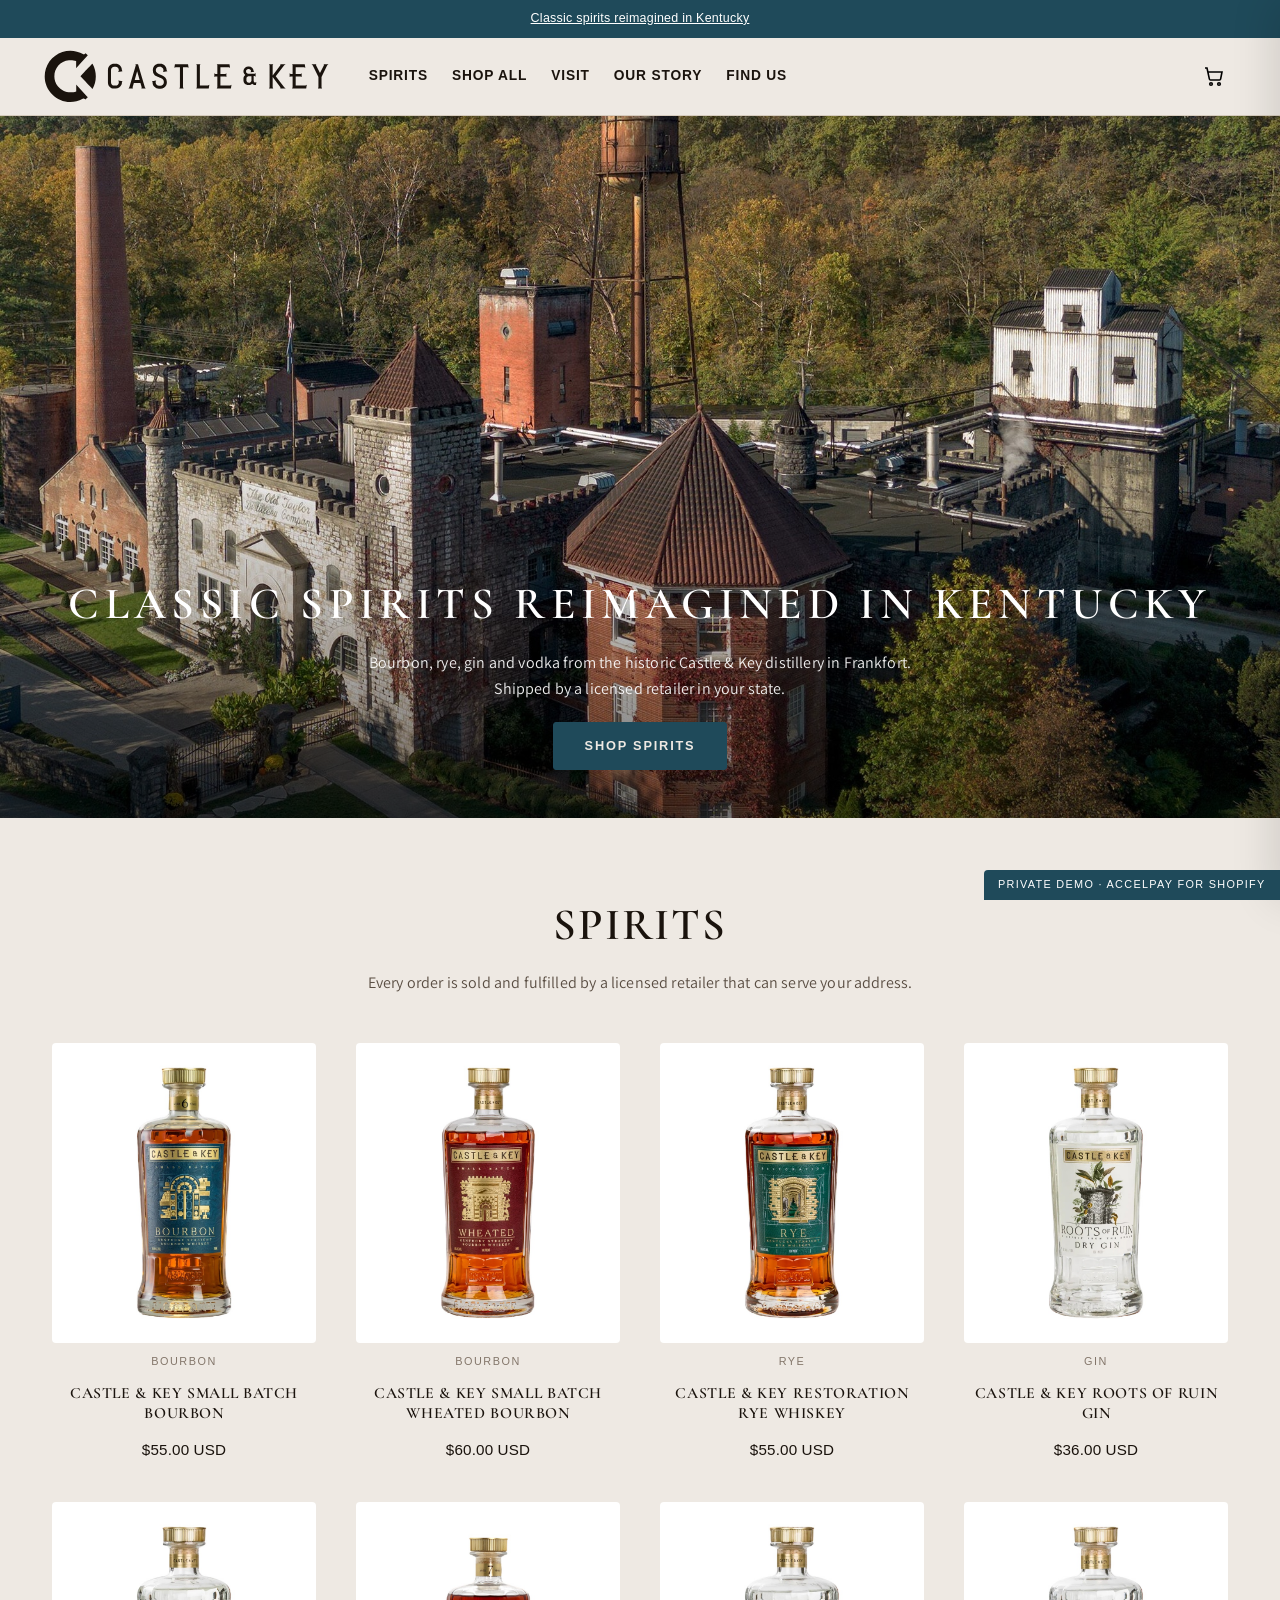
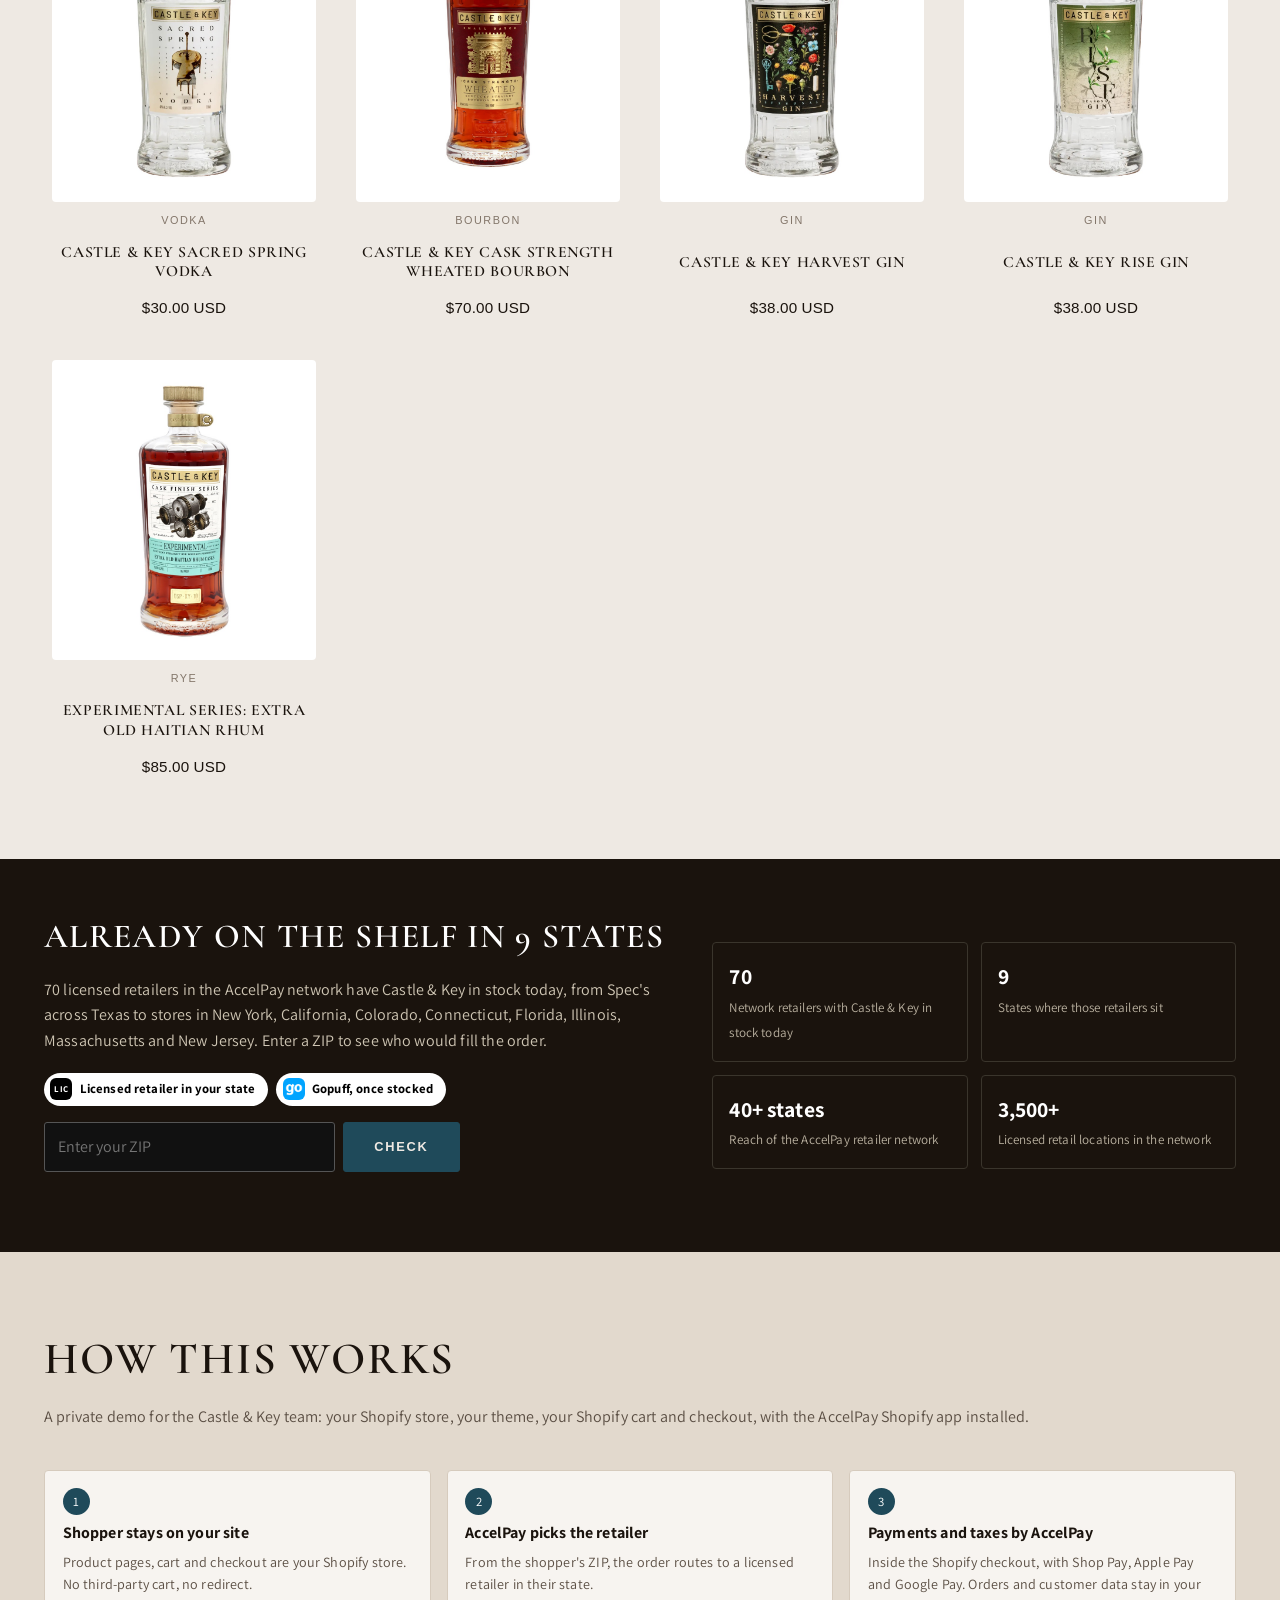
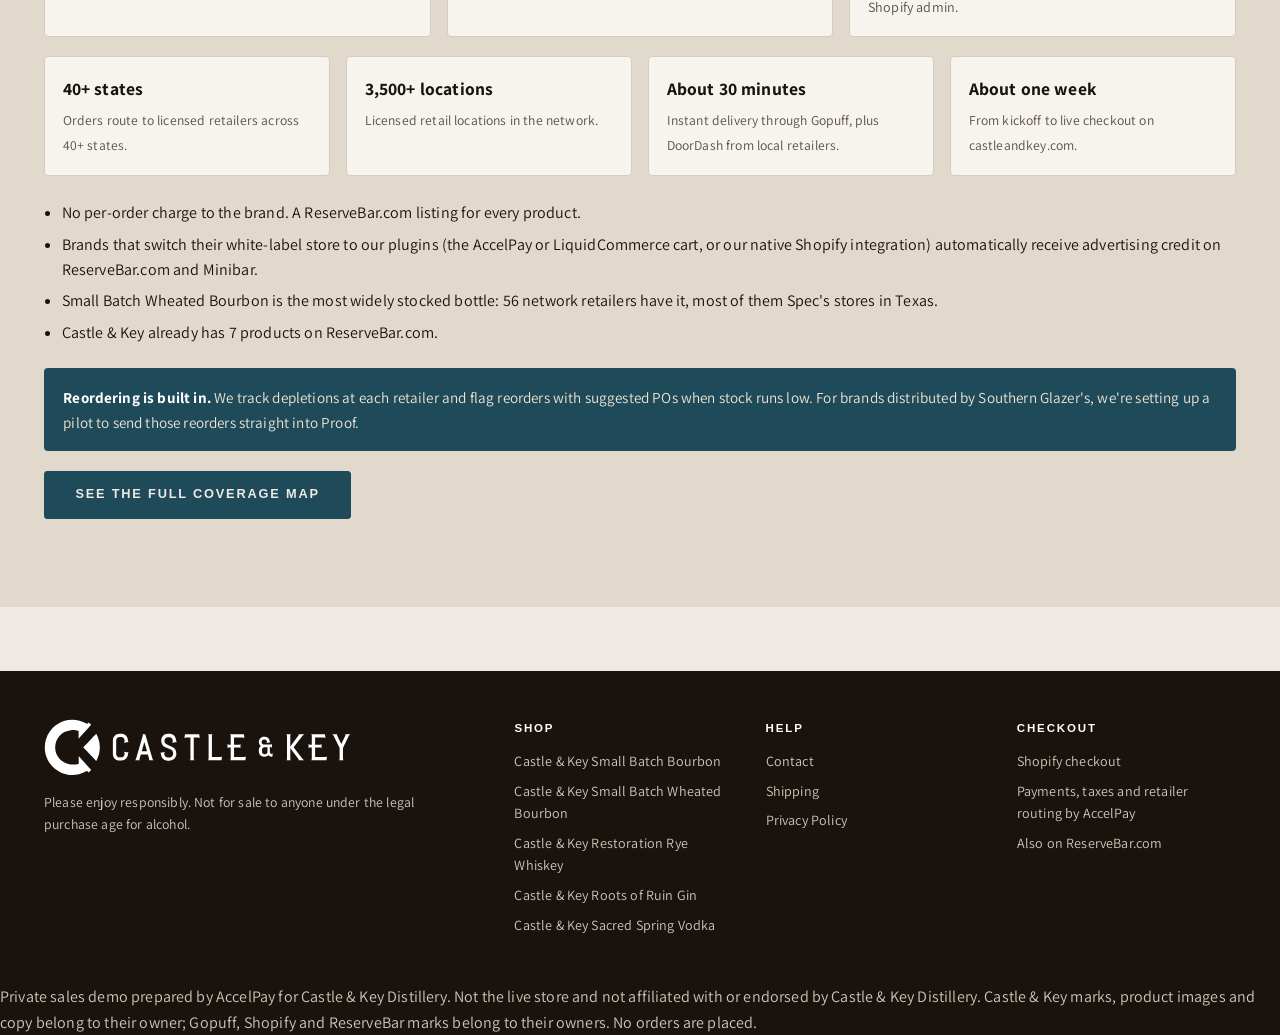
<file: index.html>
<!doctype html>
<html lang="en">
<head>
<meta charset="utf-8">
<meta name="viewport" content="width=device-width,initial-scale=1">
<title>Classic Spirits Reimagined in Kentucky | Castle &amp; Key</title>
<meta name="robots" content="noindex,nofollow">
<link rel="icon" href="assets/logo.svg">
<link rel="preconnect" href="https://fonts.googleapis.com">
<link rel="preconnect" href="https://fonts.gstatic.com" crossorigin>
<link rel="stylesheet" href="https://fonts.googleapis.com/css2?family=Assistant:wght@400;600;700&family=Cormorant+Garamond:wght@500;600&display=swap">
<link rel="stylesheet" href="styles.css?v=1">
</head>
<body class="store">
<div class="announce"><a href="index.html#shop">Classic spirits reimagined in Kentucky</a></div>
<header>
  <div class="hdr">
    <a href="index.html"><img class="logo" src="assets/logo.svg" alt="Castle &amp; Key"></a>
    <button class="burger" id="burger" aria-label="Menu">&#9776;</button>
    <nav class="main">
      <a href="index.html#shop">Spirits</a>
      <a href="index.html#shop">Shop All</a>
      <a href="index.html#shop">Visit</a>
      <a href="index.html#story">Our Story</a>
      <a href="index.html#delivery">Find Us</a>
    </nav>
    <div class="hdr-actions">
      <a class="icon-cart" href="#" data-cart-toggle aria-label="Cart">
        <svg viewBox="0 0 24 24" width="24" height="24" fill="none" stroke="currentColor" stroke-width="1.6"><path d="M3 4h2l2.4 11.2a1 1 0 0 0 1 .8h9.2a1 1 0 0 0 1-.8L20 8H6.2"/><circle cx="9" cy="20" r="1.3"/><circle cx="17" cy="20" r="1.3"/></svg>
        <span class="bubble" data-cart-count hidden>0</span>
      </a>
    </div>
  </div>
</header>
<section class="vhero">
  <img class="poster" src="assets/hero.jpg" alt="The Castle & Key distillery in Frankfort, Kentucky">
  <div class="copy">
    <h1>Classic Spirits Reimagined in Kentucky</h1>
    <p>Bourbon, rye, gin and vodka from the historic Castle & Key distillery in Frankfort. Shipped by a licensed retailer in your state.</p>
    <a class="btn" href="#shop">Shop spirits</a>
  </div>
</section>
<section class="band" id="shop">
  <div class="section-head"><h2>Spirits</h2><p>Every order is sold and fulfilled by a licensed retailer that can serve your address.</p></div>
  <div class="grid" id="grid"></div>
</section>
<section class="dband" id="delivery">
  <div class="in">
    <div>
      <h2>Already on the shelf in 9 states</h2>
      <p>70 licensed retailers in the AccelPay network have Castle &amp; Key in stock today, from Spec's across Texas to stores in New York, California, Colorado, Connecticut, Florida, Illinois, Massachusetts and New Jersey. Enter a ZIP to see who would fill the order.</p>
      <div class="chips">
        <span class="chip"><span class="lic" style="width:22px;height:22px;border-radius:6px">LIC</span>Licensed retailer in your state</span>
        <span class="chip"><img src="assets/gopuff-icon.png" alt="">Gopuff, once stocked</span>
      </div>
      <div class="zipcheck">
        <input id="zip-home" inputmode="numeric" placeholder="Enter your ZIP" aria-label="ZIP code">
        <button class="btn" id="zip-home-go">Check</button>
      </div>
      <div class="zipres" id="zip-home-res"></div>
    </div>
    <div class="facts">
      <div><b>70</b><span>Network retailers with Castle &amp; Key in stock today</span></div>
      <div><b>9</b><span>States where those retailers sit</span></div>
      <div><b>40+ states</b><span>Reach of the AccelPay retailer network</span></div>
      <div><b>3,500+</b><span>Licensed retail locations in the network</span></div>
    </div>
  </div>
</section>

<section class="how" id="how">
  <div class="band">
    <div class="section-head" style="text-align:left"><h2>How this works</h2>
      <p>A private demo for the Castle &amp; Key team: your Shopify store, your theme, your Shopify cart and checkout, with the AccelPay Shopify app installed.</p></div>
    <div class="steps">
      <div><span class="n">1</span><b>Shopper stays on your site</b><span>Product pages, cart and checkout are your Shopify store. No third-party cart, no redirect.</span></div>
      <div><span class="n">2</span><b>AccelPay picks the retailer</b><span>From the shopper's ZIP, the order routes to a licensed retailer in their state.</span></div>
      <div><span class="n">3</span><b>Payments and taxes by AccelPay</b><span>Inside the Shopify checkout, with Shop Pay, Apple Pay and Google Pay. Orders and customer data stay in your Shopify admin.</span></div>
    </div>
    <div class="grid4">
      <div><b>40+ states</b><span>Orders route to licensed retailers across 40+ states.</span></div>
      <div><b>3,500+ locations</b><span>Licensed retail locations in the network.</span></div>
      <div><b>About 30 minutes</b><span>Instant delivery through Gopuff, plus DoorDash from local retailers.</span></div>
      <div><b>About one week</b><span>From kickoff to live checkout on castleandkey.com.</span></div>
    </div>
    <ul>
      <li>No per-order charge to the brand. A ReserveBar.com listing for every product.</li>
      <li>Brands that switch their white-label store to our plugins (the AccelPay or LiquidCommerce cart, or our native Shopify integration) automatically receive advertising credit on ReserveBar.com and Minibar.</li>
      <li>Small Batch Wheated Bourbon is the most widely stocked bottle: 56 network retailers have it, most of them Spec's stores in Texas.</li>
      <li>Castle &amp; Key already has 7 products on ReserveBar.com.</li>
    </ul>
    <div class="reorder"><b>Reordering is built in.</b> We track depletions at each retailer and flag reorders with suggested POs when stock runs low. For brands distributed by Southern Glazer's, we're setting up a pilot to send those reorders straight into Proof.</div>
    <p style="margin-top:1.2rem"><a class="btn ghost" href="https://noshiftsherlock.github.io/castleandkey-coverage/" target="_blank" rel="noopener">See the full coverage map</a></p>
  </div>
</section>
<footer class="site">
  <div class="ft">
    <div>
      <img src="assets/logo.svg" alt="Castle &amp; Key" style="height:56px;width:auto;filter:invert(1) brightness(1.6)">
      <p style="font-size:.86rem;margin-top:1rem;max-width:24rem">Please enjoy responsibly. Not for sale to anyone under the legal purchase age for alcohol.</p>
    </div>
    <div><h4>Shop</h4><ul>
      <li><a href="product.html?p=bourbon">Castle &amp; Key Small Batch Bourbon</a></li>
      <li><a href="product.html?p=wheated">Castle &amp; Key Small Batch Wheated Bourbon</a></li>
      <li><a href="product.html?p=rye">Castle &amp; Key Restoration Rye Whiskey</a></li>
      <li><a href="product.html?p=ror">Castle &amp; Key Roots of Ruin Gin</a></li>
      <li><a href="product.html?p=vodka">Castle &amp; Key Sacred Spring Vodka</a></li></ul></div>
    <div><h4>Help</h4><ul>
      <li><a href="#">Contact</a></li>
      <li><a href="#">Shipping</a></li>
      <li><a href="#">Privacy Policy</a></li></ul></div>
    <div><h4>Checkout</h4><ul>
      <li>Shopify checkout</li>
      <li>Payments, taxes and retailer routing by AccelPay</li>
      <li><a href="https://www.reservebar.com/search?q=castle%20%26%20key" target="_blank" rel="noopener">Also on ReserveBar.com</a></li></ul></div>
  </div>
  <div class="legal-row">
    Private sales demo prepared by AccelPay for Castle &amp; Key Distillery. Not the live store and not affiliated with or endorsed by Castle &amp; Key Distillery.
    Castle &amp; Key marks, product images and copy belong to their owner; Gopuff, Shopify and ReserveBar marks belong to their owners. No orders are placed.
  </div>
</footer>
<div class="scrim" id="scrim"></div>
<aside class="drawer" id="drawer" aria-label="Shopping cart">
  <header>
    <h2>Your cart</h2>
    <button class="x" id="drawer-close" aria-label="Close cart">&times;</button>
  </header>
  <div class="items" id="drawer-items"></div>
  <div class="foot" id="drawer-foot"></div>
</aside>
<div class="ribbon">Private demo &middot; AccelPay for Shopify</div>
<script src="data.js?v=1"></script>
<script src="app.js?v=1"></script>
<script>
(function () {
  var S = window.DemoApp, c = S.catalog, order = ["bourbon", "wheated", "rye", "ror", "vodka", "caskwheated", "harvest", "rise", "haitian"];
  function card(id) {
    var p = c[id], low = S.lowestPrice(id);
    var price = p.sitePrice ? '$' + (p.sitePrice / 100).toFixed(2) : (low ? 'From $' + (low / 100).toFixed(2) : '');
    return '<a class="card" href="product.html?p=' + id + '"><div class="shot"><img src="' + p.image + '" alt="' + p.name + '" loading="lazy"></div>' +
      '<span class="varietal">' + p.type + '</span><h3>' + p.name + '</h3><span class="price">' + price + ' USD</span>' +
      (p.soldOutOnSite && S.inNetwork(id) ? '<span class="tag">In stock at a network retailer</span>' : '') + '</a>';
  }
  document.getElementById('grid').innerHTML = order.map(card).join('');
  var gz = new Set(window.DEMO_DATA.GOPUFF_ZIPS), NS = new Set(window.DEMO_DATA.NO_SHIP);
  function check() {
    var v = (document.getElementById('zip-home').value.match(/\d{5}/) || [])[0], out = document.getElementById('zip-home-res');
    if (!v) { out.textContent = 'Enter a 5-digit ZIP, for example 77006.'; return; }
    S.setZip(v);
    var st = S.st(), n = window.DEMO_DATA.STATE_COUNTS[st] || 0, sn = S.stateNames[st] || st;
    var ship = NS.has(st) ? 'We cannot ship spirits to ' + sn + ' today.'
      : (n ? n + ' licensed retailer' + (n === 1 ? '' : 's') + ' in ' + sn + ' ' + (n === 1 ? 'has' : 'have') + ' Castle &amp; Key in stock and can ship it.'
           : 'Orders ship from a licensed retailer in ' + sn + ', connected at launch.');
    out.innerHTML = gz.has(v) ? 'Good news: Gopuff delivers Castle &amp; Key to ' + v + ' in about 30 minutes. ' + ship : ship;
  }
  document.getElementById('zip-home-go').addEventListener('click', check);
  document.getElementById('zip-home').addEventListener('keydown', function (e) { if (e.key === 'Enter') check(); });
})();
</script>
</body>
</html>
</file>
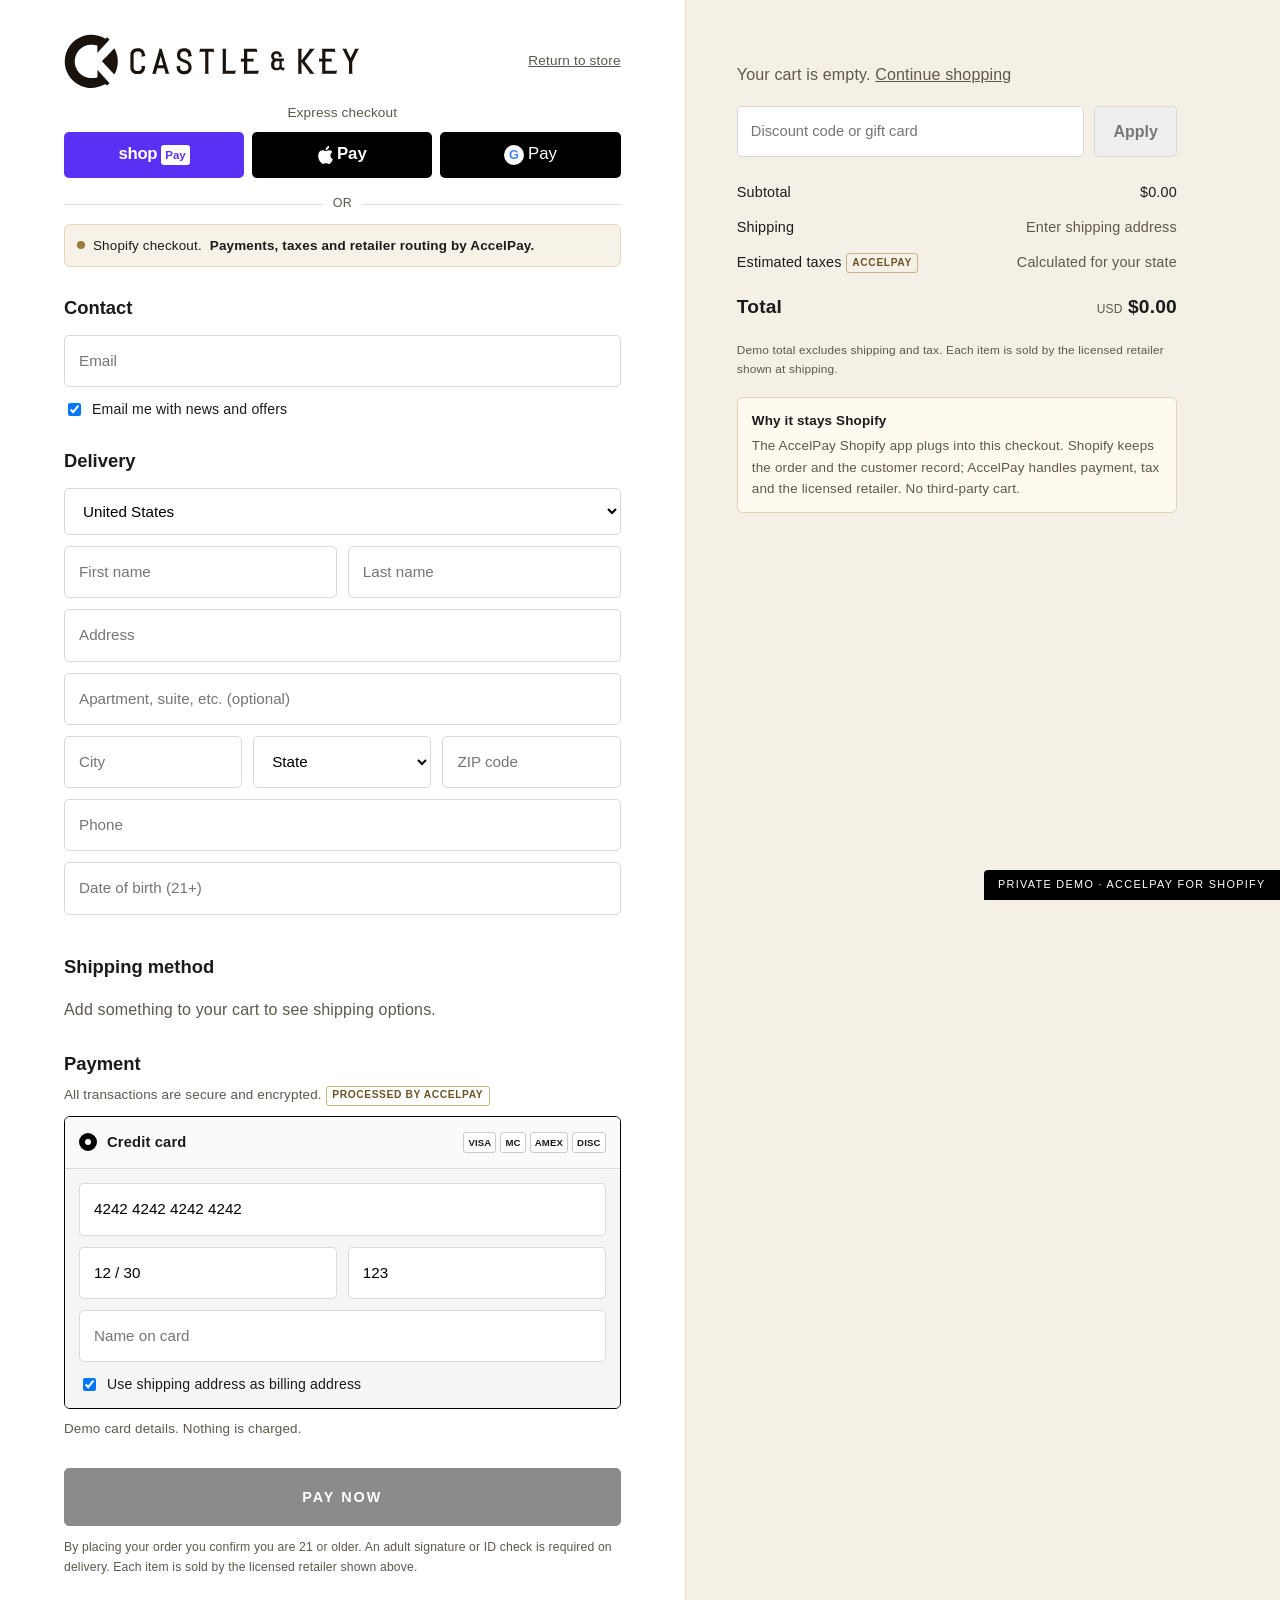
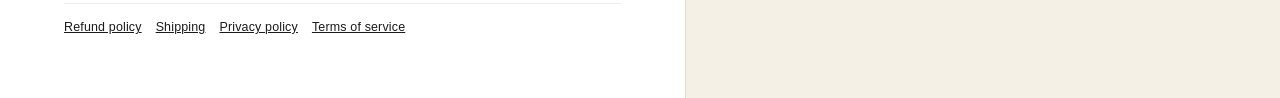
<file: checkout.html>
<!doctype html>
<html lang="en">
<head>
<meta charset="utf-8">
<meta name="viewport" content="width=device-width,initial-scale=1">
<title>Checkout | Castle &amp; Key</title>
<meta name="robots" content="noindex,nofollow">
<link rel="icon" href="assets/logo.svg">
<link rel="preconnect" href="https://fonts.googleapis.com">
<link rel="preconnect" href="https://fonts.gstatic.com" crossorigin>
<link rel="stylesheet" href="https://fonts.googleapis.com/css2?family=Assistant:wght@400;600;700&family=Cormorant+Garamond:wght@500;600&display=swap">
<link rel="stylesheet" href="styles.css?v=1">
</head>
<body class="checkout-page">

<div id="confirmed" hidden>
  <div class="thanks">
    <img src="assets/logo.svg" alt="Castle &amp; Key" style="height:64px;margin:0 auto 1rem">
    <h1>Thank you</h1>
    <p style="color:var(--gray)">In the live store this is the Shopify order status page. In this demo nothing is charged and no order is sent.</p>
    <p class="num" id="order-num"></p>
    <p style="color:var(--gray);font-size:.9rem" id="order-total"></p>
    <a class="btn" href="index.html" style="margin-top:1.5rem">Continue shopping</a>
  </div>
</div>

<div id="checkout-view" class="checkout">
  <form class="co-left" id="co-form">
    <div class="inner">
      <div class="co-topbar"><a href="index.html"><img src="assets/logo.svg" alt="Castle &amp; Key" style="height:54px"></a>
        <a class="co-bag" href="index.html" aria-label="Back to store">Return to store</a></div>

      <div class="xp"><p class="xp-h">Express checkout</p>
        <div class="xp-row">
          <button type="button" class="xpb shoppay" data-express aria-label="Shop Pay"><span class="sp-shop">shop</span><span class="sp-pay">Pay</span></button>
          <button type="button" class="xpb applepay" data-express aria-label="Apple Pay"><svg viewBox="0 0 17 20" width="15" height="18" fill="#fff" aria-hidden="true"><path d="M14.1 10.6c0-2.6 2.1-3.8 2.2-3.9-1.2-1.8-3.1-2-3.7-2-1.6-.2-3.1.9-3.9.9-.8 0-2-.9-3.4-.9-1.7 0-3.3 1-4.2 2.6-1.8 3.1-.5 7.7 1.3 10.2.9 1.2 1.9 2.6 3.2 2.6 1.3-.1 1.8-.8 3.3-.8s2 .8 3.4.8c1.4 0 2.3-1.3 3.1-2.5 1-1.4 1.4-2.8 1.4-2.9-.1 0-2.7-1-2.7-4.1zM11.6 3c.7-.9 1.2-2 1-3.2-1 0-2.3.7-3 1.6-.7.8-1.2 2-1.1 3.1 1.2.1 2.3-.6 3.1-1.5z"/></svg><span>Pay</span></button>
          <button type="button" class="xpb gpay" data-express aria-label="Google Pay"><span class="g"><b style="color:#4285f4">G</b></span><span>Pay</span></button>
        </div>
        <div class="xp-or"><span>OR</span></div>
      </div>
      <div class="co-callout"><span class="dot"></span> Shopify checkout. <b>Payments, taxes and retailer routing by AccelPay.</b></div>

      <h2 class="co-h">Contact</h2>
      <input class="co-field" type="email" name="email" placeholder="Email" required>
      <label class="co-chk"><input type="checkbox" checked> Email me with news and offers</label>

      <h2 class="co-h">Delivery</h2>
      <select class="co-field" name="country"><option>United States</option></select>
      <div class="co-row"><input class="co-field" name="first" placeholder="First name" required><input class="co-field" name="last" placeholder="Last name" required></div>
      <input class="co-field" name="address" placeholder="Address" required>
      <input class="co-field" name="apt" placeholder="Apartment, suite, etc. (optional)">
      <div class="co-row3"><input class="co-field" name="city" placeholder="City" required>
        <select class="co-field" name="state" required><option value="">State</option><option>AL</option><option>AK</option><option>AZ</option><option>AR</option><option>CA</option><option>CO</option><option>CT</option><option>DC</option><option>DE</option><option>FL</option><option>GA</option><option>HI</option><option>ID</option><option>IL</option><option>IN</option><option>IA</option><option>KS</option><option>KY</option><option>LA</option><option>ME</option><option>MD</option><option>MA</option><option>MI</option><option>MN</option><option>MS</option><option>MO</option><option>MT</option><option>NE</option><option>NV</option><option>NH</option><option>NJ</option><option>NM</option><option>NY</option><option>NC</option><option>ND</option><option>OH</option><option>OK</option><option>OR</option><option>PA</option><option>RI</option><option>SC</option><option>SD</option><option>TN</option><option>TX</option><option>UT</option><option>VT</option><option>VA</option><option>WA</option><option>WV</option><option>WI</option><option>WY</option></select>
        <input class="co-field" name="zip" placeholder="ZIP code" inputmode="numeric" required></div>
      <input class="co-field" name="phone" placeholder="Phone">
      <input class="co-field" name="dob" placeholder="Date of birth (21+)" onfocus="this.type='date'" required>

      <h2 class="co-h">Shipping method</h2>
      <div id="ship-methods"></div>

      <h2 class="co-h">Payment</h2>
      <p class="co-sub">All transactions are secure and encrypted. <span class="ap-tag">Processed by AccelPay</span></p>
      <div class="pay-box">
        <div class="pay-head"><span class="radio on"></span><b>Credit card</b><span class="cards"><i>VISA</i><i>MC</i><i>AMEX</i><i>DISC</i></span></div>
        <div class="pay-body">
          <input class="co-field" placeholder="Card number" value="4242 4242 4242 4242">
          <div class="co-row"><input class="co-field" placeholder="Expiration date (MM / YY)" value="12 / 30"><input class="co-field" placeholder="Security code" value="123"></div>
          <input class="co-field" placeholder="Name on card">
          <label class="co-chk"><input type="checkbox" checked> Use shipping address as billing address</label>
        </div>
      </div>
      <p class="co-sub" style="margin-top:.6rem">Demo card details. Nothing is charged.</p>

      <button class="btn block co-pay" id="pay-now" type="submit">Pay now</button>
      <p class="co-legal">By placing your order you confirm you are 21 or older. An adult signature or ID check is required on delivery. Each item is sold by the licensed retailer shown above.</p>
      <div class="co-links"><a href="#">Refund policy</a><a href="#">Shipping</a><a href="#">Privacy policy</a><a href="#">Terms of service</a></div>
    </div>
  </form>
  <aside class="co-right"><div class="inner" id="co-summary"></div>
    <div class="inner"><div class="co-why">
      <b>Why it stays Shopify</b>
      <span>The AccelPay Shopify app plugs into this checkout. Shopify keeps the order and the customer record; AccelPay handles payment, tax and the licensed retailer. No third-party cart.</span>
    </div></div>
  </aside>
</div>
<div class="ribbon">Private demo &middot; AccelPay for Shopify</div>
<script src="data.js?v=1"></script>
<script src="app.js?v=1"></script>
<script>
(function () {
  if (!new URLSearchParams(location.search).get('confirmed')) return;
  var raw = null; try { raw = JSON.parse(sessionStorage.getItem(window.DemoApp.orderKey)); } catch (e) {}
  document.getElementById('checkout-view').hidden = true;
  document.getElementById('confirmed').hidden = false;
  if (raw) {
    document.getElementById('order-num').textContent = 'Demo order ' + raw.n;
    document.getElementById('order-total').textContent = 'Items $' + (raw.total / 100).toFixed(2) + ' · routed to ' + raw.retailers.join(' and ');
  }
})();
</script>
</body>
</html>
</file>
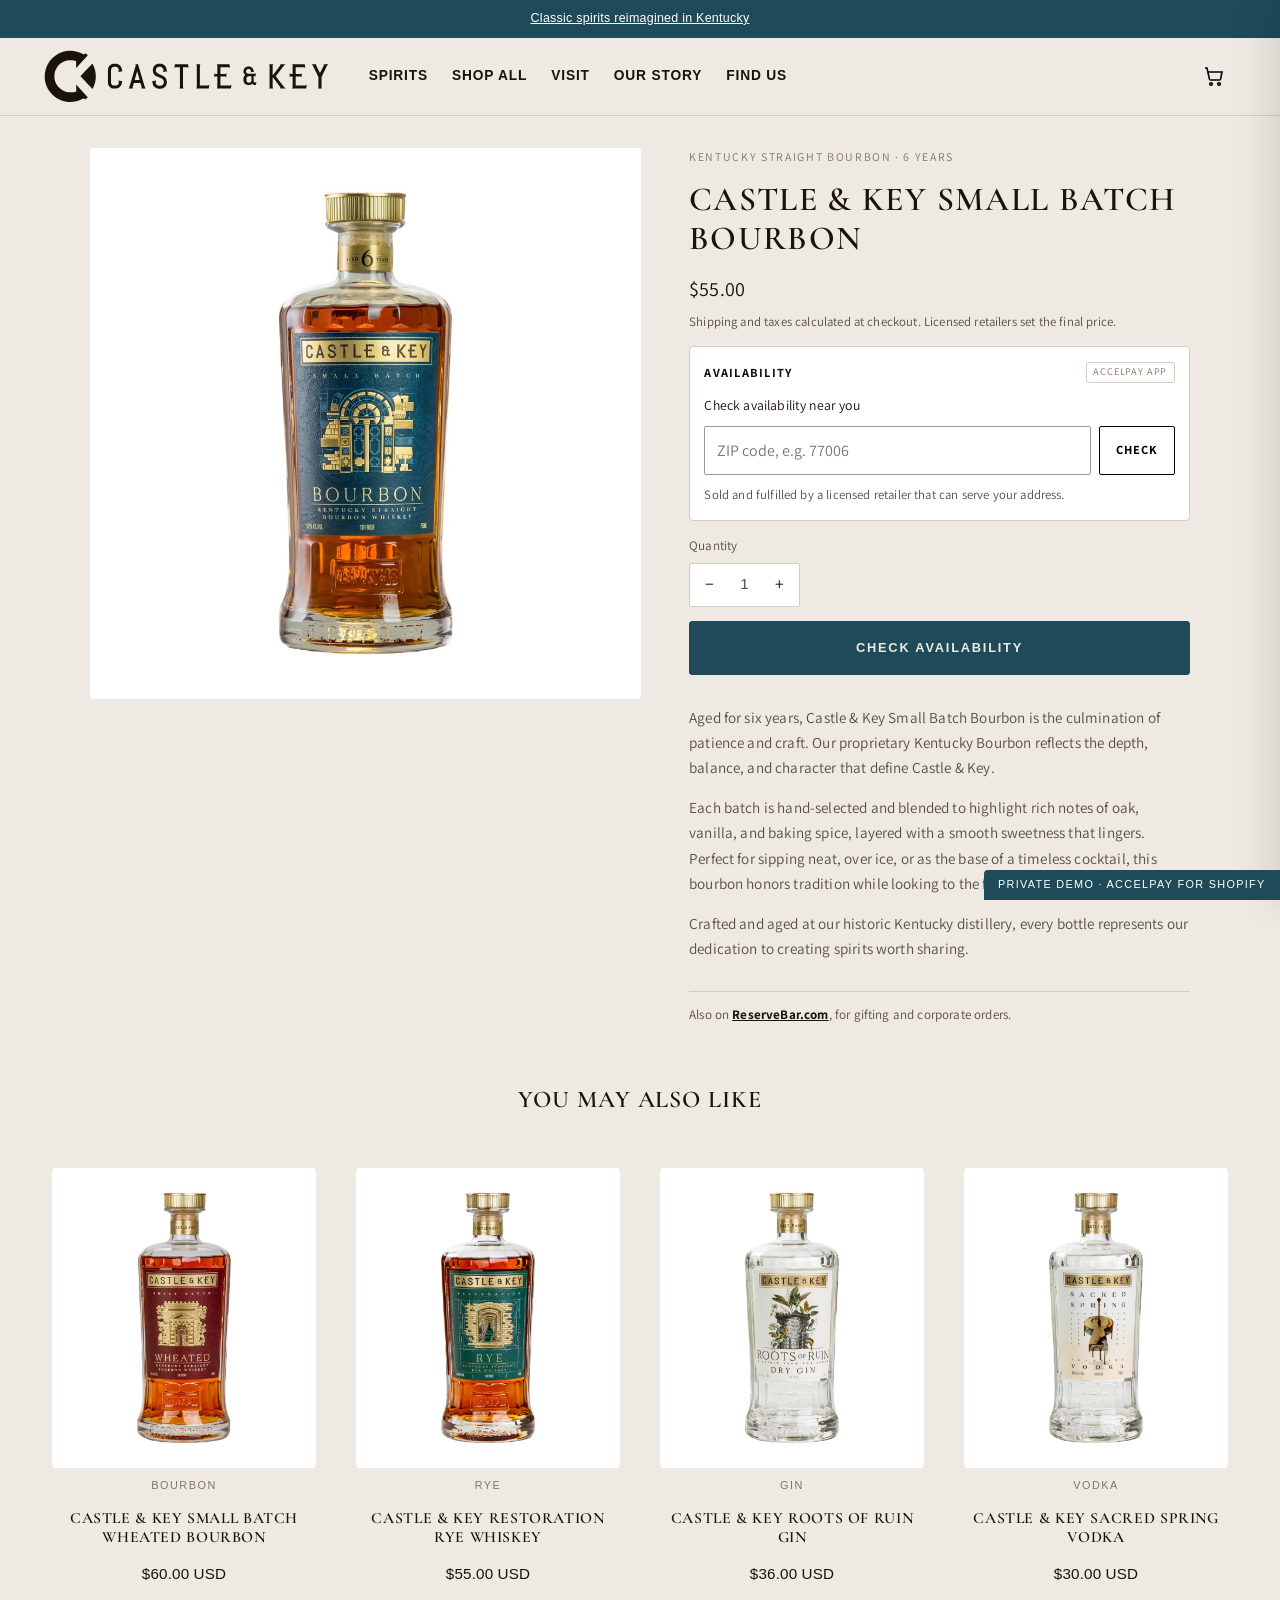
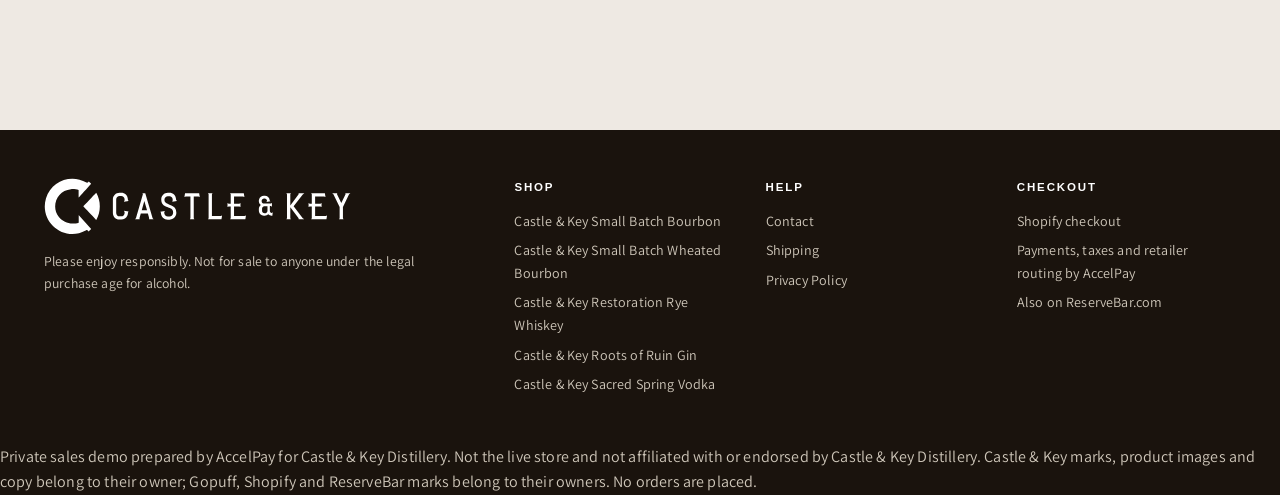
<file: product.html>
<!doctype html>
<html lang="en">
<head>
<meta charset="utf-8">
<meta name="viewport" content="width=device-width,initial-scale=1">
<title>Castle &amp; Key</title>
<meta name="robots" content="noindex,nofollow">
<link rel="icon" href="assets/logo.svg">
<link rel="preconnect" href="https://fonts.googleapis.com">
<link rel="preconnect" href="https://fonts.gstatic.com" crossorigin>
<link rel="stylesheet" href="https://fonts.googleapis.com/css2?family=Assistant:wght@400;600;700&family=Cormorant+Garamond:wght@500;600&display=swap">
<link rel="stylesheet" href="styles.css?v=1">
</head>
<body class="store">
<div class="announce"><a href="index.html#shop">Classic spirits reimagined in Kentucky</a></div>
<header>
  <div class="hdr">
    <a href="index.html"><img class="logo" src="assets/logo.svg" alt="Castle &amp; Key"></a>
    <button class="burger" id="burger" aria-label="Menu">&#9776;</button>
    <nav class="main">
      <a href="index.html#shop">Spirits</a>
      <a href="index.html#shop">Shop All</a>
      <a href="index.html#shop">Visit</a>
      <a href="index.html#story">Our Story</a>
      <a href="index.html#delivery">Find Us</a>
    </nav>
    <div class="hdr-actions">
      <a class="icon-cart" href="#" data-cart-toggle aria-label="Cart">
        <svg viewBox="0 0 24 24" width="24" height="24" fill="none" stroke="currentColor" stroke-width="1.6"><path d="M3 4h2l2.4 11.2a1 1 0 0 0 1 .8h9.2a1 1 0 0 0 1-.8L20 8H6.2"/><circle cx="9" cy="20" r="1.3"/><circle cx="17" cy="20" r="1.3"/></svg>
        <span class="bubble" data-cart-count hidden>0</span>
      </a>
    </div>
  </div>
</header>
<main class="band" style="padding-top:2rem">
  <div class="pdp">
    <div class="pdp-media"><img id="pdp-img" src="assets/prod-bourbon.jpg" alt=""></div>
    <div id="product-form" class="pdp-info" data-product="bourbon"></div>
  </div>
  <section style="margin-top:3.5rem">
    <div class="section-head"><h2 style="font-size:1.5rem">You may also like</h2></div>
    <div class="grid" id="more-grid"></div>
  </section>
</main>
<footer class="site">
  <div class="ft">
    <div>
      <img src="assets/logo.svg" alt="Castle &amp; Key" style="height:56px;width:auto;filter:invert(1) brightness(1.6)">
      <p style="font-size:.86rem;margin-top:1rem;max-width:24rem">Please enjoy responsibly. Not for sale to anyone under the legal purchase age for alcohol.</p>
    </div>
    <div><h4>Shop</h4><ul>
      <li><a href="product.html?p=bourbon">Castle &amp; Key Small Batch Bourbon</a></li>
      <li><a href="product.html?p=wheated">Castle &amp; Key Small Batch Wheated Bourbon</a></li>
      <li><a href="product.html?p=rye">Castle &amp; Key Restoration Rye Whiskey</a></li>
      <li><a href="product.html?p=ror">Castle &amp; Key Roots of Ruin Gin</a></li>
      <li><a href="product.html?p=vodka">Castle &amp; Key Sacred Spring Vodka</a></li></ul></div>
    <div><h4>Help</h4><ul>
      <li><a href="#">Contact</a></li>
      <li><a href="#">Shipping</a></li>
      <li><a href="#">Privacy Policy</a></li></ul></div>
    <div><h4>Checkout</h4><ul>
      <li>Shopify checkout</li>
      <li>Payments, taxes and retailer routing by AccelPay</li>
      <li><a href="https://www.reservebar.com/search?q=castle%20%26%20key" target="_blank" rel="noopener">Also on ReserveBar.com</a></li></ul></div>
  </div>
  <div class="legal-row">
    Private sales demo prepared by AccelPay for Castle &amp; Key Distillery. Not the live store and not affiliated with or endorsed by Castle &amp; Key Distillery.
    Castle &amp; Key marks, product images and copy belong to their owner; Gopuff, Shopify and ReserveBar marks belong to their owners. No orders are placed.
  </div>
</footer>
<div class="scrim" id="scrim"></div>
<aside class="drawer" id="drawer" aria-label="Shopping cart">
  <header>
    <h2>Your cart</h2>
    <button class="x" id="drawer-close" aria-label="Close cart">&times;</button>
  </header>
  <div class="items" id="drawer-items"></div>
  <div class="foot" id="drawer-foot"></div>
</aside>
<div class="ribbon">Private demo &middot; AccelPay for Shopify</div>
<script>
// ?p= picks the product (a Shopify product handle in the real store).
(function () {
  var p = new URLSearchParams(location.search).get('p') || 'bourbon';
  document.getElementById('product-form').setAttribute('data-product', p);
})();
</script>
<script src="data.js?v=1"></script>
<script src="app.js?v=1"></script>
<script>
(function () {
  var S = window.DemoApp, c = S.catalog, cur = document.getElementById('product-form').getAttribute('data-product');
  function card(id) {
    var p = c[id], low = S.lowestPrice(id);
    var price = p.sitePrice ? '$' + (p.sitePrice / 100).toFixed(2) : (low ? 'From $' + (low / 100).toFixed(2) : '');
    return '<a class="card" href="product.html?p=' + id + '"><div class="shot"><img src="' + p.image + '" alt="' + p.name + '" loading="lazy"></div>' +
      '<span class="varietal">' + p.type + '</span><h3>' + p.name + '</h3><span class="price">' + price + ' USD</span>' +
      (p.soldOutOnSite && S.inNetwork(id) ? '<span class="tag">In stock at a network retailer</span>' : '') + '</a>';
  }
  if (c[cur]) { var im = document.getElementById('pdp-img'); im.src = c[cur].image; im.alt = c[cur].name; document.title = c[cur].name + ' | Castle &amp; Key'; }
  document.getElementById('more-grid').innerHTML = ["bourbon", "wheated", "rye", "ror", "vodka", "caskwheated", "harvest", "rise", "haitian"].filter(function (id) { return id !== cur; }).slice(0, 4).map(card).join('');
})();
</script>
</body>
</html>
</file>
<file: styles.css>
/* Castle & Key x AccelPay demo (base from sassenach-accelpay-demo). Base copied from kendall-jackson-lc-demo
   (the .lce-* stand-in components), re-skinned to sassenachspirits.com:
   cream #FBF5E9 page, black type and buttons, uppercase spaced headings.

   IMPORTANT: the .lce-* classes below deliberately mimic what the real Elements
   SDK renders (product element, cart drawer, checkout). When the Elements key is
   provisioned and the SDK takes over, it renders its own components inside a
   closed shadow root and these styles stop applying to them. Keep the
   customTheme JSON in elements-config.js in sync with these values so the
   switchover is visually boring. */

:root {
  --black:      #1a1512;
  --ink:        #2b2624;
  --white:      #ffffff;
  --offwhite:   #ede9e1;   /* kj.com cream, product panel bg */
  --paper:      #f7f5f0;
  --line:       #e2ddd2;
  --line-dark:  #3a332d;
  --gray:       #6b6259;
  --gray-2:     #8a8074;
  --gold:       #a9702e;   /* KJ brass accent */
  --gold-soft:  #f2e7d8;
  --green:      #2f6b4f;
  --red:        #9b2c2c;

  --radius:      14px;
  --radius-pill: 999px;
  --radius-sm:   8px;

  --serif:  "Arimo", Georgia, "Times New Roman", serif;
  --sans:   "Arimo", -apple-system, BlinkMacSystemFont, "Helvetica Neue", Arial, sans-serif;
  --body:   -apple-system, BlinkMacSystemFont, "Helvetica Neue", Helvetica, Arial, sans-serif;
  --mono:   "Arimo", -apple-system, sans-serif;
  --maxw:   1240px;
  --cart-glyph: url("data:image/svg+xml;utf8,<svg xmlns='http://www.w3.org/2000/svg' viewBox='0 0 24 24' fill='none' stroke='black' stroke-width='2' stroke-linecap='round' stroke-linejoin='round'><path d='M6 2 3 6v14a2 2 0 0 0 2 2h14a2 2 0 0 0 2-2V6l-3-4z'/><path d='M3 6h18'/><path d='M16 10a4 4 0 0 1-8 0'/></svg>");
}

* { box-sizing: border-box; }
html { scroll-behavior: smooth; }
body {
  margin: 0;
  background: var(--paper);
  color: var(--ink);
  font-family: var(--body);
  font-size: 16px;
  line-height: 1.6;
  -webkit-font-smoothing: antialiased;
}
img { max-width: 100%; display: block; }
a { color: inherit; }
button { font: inherit; cursor: pointer; }
:focus-visible { outline: 2px solid var(--gold); outline-offset: 2px; }

/* ---------------------------------------------------------------- header */
.announce {
  background: var(--black); color: #e8e2d8; text-align: center;
  font-family: var(--sans); font-size: .74rem; letter-spacing: .14em;
  text-transform: uppercase; padding: .55rem 1rem;
}
header {
  position: sticky; top: 0; z-index: 60;
  background: var(--white); border-bottom: 1px solid var(--line);
}
.hdr {
  max-width: var(--maxw); margin: 0 auto; padding: .9rem 1.5rem;
  display: flex; align-items: center; gap: 1.5rem;
}
.hdr img.logo { height: 40px; width: auto; }
nav.main { display: flex; gap: 1.6rem; margin-left: auto; }
nav.main a {
  font-family: var(--sans); font-size: .8rem; letter-spacing: .1em;
  text-transform: uppercase; text-decoration: none; color: var(--ink);
  padding: .25rem 0; border-bottom: 1px solid transparent;
}
nav.main a:hover, nav.main a[aria-current] { border-bottom-color: var(--gold); }
.hdr-actions { display: flex; align-items: center; gap: .75rem; }

.cart-pill {
  display: inline-flex; align-items: center; gap: .5rem;
  background: var(--black); color: #fff; border: none;
  border-radius: var(--radius-pill); padding: .55rem 1.1rem;
  font-family: var(--sans); font-size: .78rem; letter-spacing: .1em;
  text-transform: uppercase;
}
.cart-pill:hover { background: var(--gold); }
.cart-pill .count {
  background: var(--gold); color: #fff; border-radius: var(--radius-pill);
  min-width: 1.35rem; height: 1.35rem; display: inline-grid; place-items: center;
  font-family: var(--mono); font-size: .7rem; padding: 0 .3rem;
}
.cart-pill .count[hidden] { display: none; }
.burger { display: none; background: none; border: none; font-size: 1.5rem; line-height: 1; }

/* ---------------------------------------------------------------- hero */
.hero { position: relative; background: var(--offwhite); overflow: hidden; }
.hero-inner {
  max-width: var(--maxw); margin: 0 auto;
  padding: 4.5rem 1.5rem; display: grid;
  grid-template-columns: 1fr 1fr; gap: 3rem; align-items: center;
}
.hero h1 {
  font-family: var(--serif); font-weight: 400;
  font-size: clamp(2.6rem, 6vw, 4.2rem); line-height: 1.02;
  margin: 0 0 1rem; letter-spacing: -.01em; text-wrap: balance;
}
.hero p { color: var(--gray); font-size: 1.08rem; margin: 0 0 1.75rem; max-width: 30rem; }
.eyebrow {
  font-family: var(--sans); font-size: .72rem; letter-spacing: .18em;
  text-transform: uppercase; color: var(--gold); margin-bottom: .9rem;
}

.btn {
  display: inline-flex; align-items: center; justify-content: center; gap: .5rem;
  background: var(--black); color: #fff; border: 1px solid var(--black);
  border-radius: var(--radius-pill); padding: .8rem 1.9rem;
  font-family: var(--sans); font-size: .8rem; letter-spacing: .12em;
  text-transform: uppercase; text-decoration: none;
}
.btn:hover { background: var(--gold); border-color: var(--gold); }
.btn.ghost { background: transparent; color: var(--ink); }
.btn.ghost:hover { background: var(--black); color: #fff; border-color: var(--black); }
.btn.gold { background: var(--gold); border-color: var(--gold); }
.btn:disabled { opacity: .45; cursor: not-allowed; }
.btn.block { width: 100%; }

/* ---------------------------------------------------------------- sections */
.band { max-width: var(--maxw); margin: 0 auto; padding: 4.5rem 1.5rem; }
.section-head { text-align: center; margin-bottom: 2.5rem; }
.section-head h2 {
  font-family: var(--serif); font-weight: 400;
  font-size: clamp(1.9rem, 4vw, 2.8rem); margin: 0 0 .5rem;
}
.section-head p { color: var(--gray); margin: 0; }

.grid { display: grid; grid-template-columns: repeat(auto-fill, minmax(220px, 1fr)); gap: 1.5rem; }
.card {
  background: var(--white); border: 1px solid var(--line);
  border-radius: var(--radius); padding: 1.5rem 1.25rem 1.25rem;
  display: flex; flex-direction: column; gap: .6rem; text-align: center;
  text-decoration: none; color: inherit;
}
.card:hover { border-color: var(--gold); }
.card .shot { height: 220px; display: grid; place-items: center; }
.card .shot img { max-height: 220px; width: auto; }
.card h3 { font-family: var(--serif); font-weight: 500; font-size: 1.15rem; margin: 0; line-height: 1.25; min-height: 2.9rem; display: grid; place-items: center; }
.card .varietal {
  font-family: var(--sans); font-size: .68rem; letter-spacing: .14em;
  text-transform: uppercase; color: var(--gold);
}
.card .price { font-family: var(--mono); font-size: .95rem; margin-top: auto; }

/* ---------------------------------------------------------------- ELEMENTS STAND-IN
   Everything below approximates the real Elements product component. */

.lce-host {
  background: var(--white); border: 1px solid var(--line);
  border-radius: var(--radius); overflow: hidden;
}
.lce-note {
  background: var(--gold-soft); border-bottom: 1px solid var(--line);
  padding: .5rem .9rem; font-family: var(--mono); font-size: .68rem;
  color: #6b4a1c; display: flex; align-items: center; gap: .5rem;
}
.lce-product { display: grid; grid-template-columns: minmax(0,1fr) minmax(0,1fr); }
.lce-gallery {
  background: var(--offwhite); padding: 2rem; display: flex;
  flex-direction: column; align-items: center; justify-content: flex-start;
  gap: 1rem; min-width: 0;
}
.lce-gallery .main { height: 420px; display: grid; place-items: center; align-self: stretch; }
.lce-gallery .main img { max-height: 420px; width: auto; }
.lce-thumbs { display: flex; gap: .5rem; }
.lce-thumbs button {
  width: 52px; height: 52px; border: 1px solid var(--line); background: #fff;
  border-radius: var(--radius-sm); display: grid; place-items: center; padding: 4px;
}
.lce-thumbs button[aria-selected="true"] { border-color: var(--gold); }
.lce-thumbs img { max-height: 100%; width: auto; }

.lce-body { padding: 2rem; display: flex; flex-direction: column; gap: 1.15rem; min-width: 0; }
.lce-body h1 { font-family: var(--serif); font-weight: 500; font-size: 1.85rem; margin: 0; line-height: 1.15; }
.lce-brandline {
  font-family: var(--sans); font-size: .7rem; letter-spacing: .16em;
  text-transform: uppercase; color: var(--gold);
}
.lce-price { font-family: var(--mono); font-size: 1.5rem; }
.lce-price .unit { font-family: var(--body); font-size: .82rem; color: var(--gray); margin-left: .4rem; }
.lce-desc { color: var(--gray); font-size: .93rem; margin: 0; }

.lce-field { display: flex; flex-direction: column; gap: .5rem; }
.lce-label {
  font-family: var(--sans); font-size: .7rem; letter-spacing: .14em;
  text-transform: uppercase; color: var(--gray);
}
.lce-chips { display: flex; flex-wrap: wrap; gap: .5rem; }
.lce-chip {
  border: 1px solid var(--line); background: #fff; border-radius: var(--radius-pill);
  padding: .45rem 1rem; font-size: .85rem; color: var(--ink);
}
.lce-chip[aria-checked="true"] { border-color: var(--black); background: var(--black); color: #fff; }
.lce-chip:disabled { opacity: .4; cursor: not-allowed; text-decoration: line-through; }

/* fulfillment tabs: shipping vs onDemand */
.lce-tabs { display: grid; grid-template-columns: 1fr 1fr; border: 1px solid var(--line); border-radius: var(--radius-sm); overflow: hidden; }
.lce-tabs button {
  background: #fff; border: none; padding: .8rem .6rem; text-align: center;
  font-family: var(--sans); font-size: .78rem; letter-spacing: .08em; text-transform: uppercase;
  border-right: 1px solid var(--line);
}
.lce-tabs button:last-child { border-right: none; }
.lce-tabs button[aria-selected="true"] { background: var(--black); color: #fff; }
.lce-tabs .sub { display: block; font-family: var(--body); font-size: .68rem; letter-spacing: 0; text-transform: none; opacity: .75; margin-top: .15rem; }

/* retailer carousel */
.lce-retailers { display: flex; flex-direction: column; gap: .5rem; }
.lce-retailer {
  display: flex; align-items: flex-start; gap: .75rem; width: 100%; text-align: left;
  border: 1px solid var(--line); background: #fff; border-radius: var(--radius-sm); padding: .75rem .9rem;
}
.lce-retailer[aria-checked="true"] { border-color: var(--black); box-shadow: inset 0 0 0 1px var(--black); }
.lce-retailer:disabled { opacity: .5; cursor: not-allowed; }
.lce-retailer .nm { font-weight: 600; font-size: .9rem; }
.lce-retailer .meta { font-size: .78rem; color: var(--gray); }
.lce-retailer .fee { margin-left: auto; font-family: var(--mono); font-size: .8rem; white-space: nowrap; }
.status {
  display: inline-block; font-family: var(--sans); font-size: .62rem; letter-spacing: .1em;
  text-transform: uppercase; padding: .1rem .45rem; border-radius: 3px; margin-left: .4rem;
}
.status.open   { background: #e3f0e9; color: var(--green); }
.status.soon   { background: var(--gold-soft); color: #6b4a1c; }
.status.closed { background: #f2e3e3; color: var(--red); }

/* address gate */
.lce-address {
  border: 1px dashed var(--line); border-radius: var(--radius-sm);
  padding: .9rem; display: flex; flex-direction: column; gap: .6rem; background: var(--paper);
}
.lce-address.set { border-style: solid; border-color: var(--green); background: #f4f9f6; }
.lce-address .row { display: flex; gap: .5rem; }
.lce-address input {
  flex: 1; min-width: 0; border: 1px solid var(--line); border-radius: var(--radius-sm);
  padding: .6rem .75rem; font: inherit; font-size: .9rem; background: #fff;
}
.lce-address .cur { font-size: .85rem; display: flex; align-items: center; gap: .5rem; }
.lce-address .cur strong { font-weight: 600; }
.lce-address .chg { background: none; border: none; text-decoration: underline; font-size: .82rem; color: var(--gray); padding: 0; }

/* engraving */
.lce-engrave { border: 1px solid var(--line); border-radius: var(--radius-sm); padding: .85rem; }
.lce-engrave summary { font-size: .88rem; cursor: pointer; font-weight: 600; }
.lce-engrave input {
  width: 100%; margin-top: .55rem; border: 1px solid var(--line);
  border-radius: var(--radius-sm); padding: .5rem .7rem; font: inherit; font-size: .88rem;
}
.lce-engrave .hint { font-size: .74rem; color: var(--gray-2); margin-top: .3rem; }

/* qty + add */
.lce-buy { display: flex; gap: .75rem; align-items: stretch; }
.qty { display: flex; align-items: center; border: 1px solid var(--line); border-radius: var(--radius-pill); }
.qty button { background: none; border: none; width: 2.4rem; height: 100%; font-size: 1.1rem; color: var(--ink); }
.qty span { font-family: var(--mono); min-width: 2rem; text-align: center; font-size: .95rem; }
.lce-buy .btn { flex: 1; }
.lce-alert { font-size: .84rem; color: var(--red); }

/* ---------------------------------------------------------------- cart drawer */
.scrim {
  position: fixed; inset: 0; background: rgba(26,21,18,.45);
  opacity: 0; pointer-events: none; transition: opacity .25s; z-index: 90;
}
.scrim.on { opacity: 1; pointer-events: auto; }
.drawer {
  position: fixed; top: 0; right: 0; height: 100%; width: min(430px, 100%);
  background: #fff; z-index: 100; display: flex; flex-direction: column;
  transform: translateX(100%); transition: transform .28s ease; box-shadow: -8px 0 40px rgba(0,0,0,.12);
}
.drawer.on { transform: none; }
.drawer header {
  position: static; display: flex; align-items: center; justify-content: space-between;
  padding: 1.1rem 1.25rem; border-bottom: 1px solid var(--line);
}
.drawer header h2 { font-family: var(--serif); font-weight: 500; font-size: 1.3rem; margin: 0; }
.drawer .x { background: none; border: none; font-size: 1.5rem; line-height: 1; color: var(--gray); }
.drawer .items { flex: 1; overflow-y: auto; padding: 1rem 1.25rem; display: flex; flex-direction: column; gap: 1rem; }
.retailer-group { border: 1px solid var(--line); border-radius: var(--radius-sm); overflow: hidden; }
.retailer-group > .rg-head {
  background: var(--paper); padding: .55rem .8rem; font-size: .78rem;
  display: flex; justify-content: space-between; gap: .5rem; border-bottom: 1px solid var(--line);
}
.retailer-group > .rg-head .exp { color: var(--gray); }
.line { display: flex; gap: .8rem; padding: .85rem .8rem; border-bottom: 1px solid var(--line); }
.line:last-child { border-bottom: none; }
.line .thumb { width: 46px; flex: none; display: grid; place-items: center; }
.line .thumb img { max-height: 76px; width: auto; }
.line .info { flex: 1; min-width: 0; display: flex; flex-direction: column; gap: .3rem; }
.line .nm { font-size: .88rem; font-weight: 600; line-height: 1.25; }
.line .sz { font-size: .76rem; color: var(--gray); }
.line .eng { font-size: .74rem; color: var(--gold); font-style: italic; }
.line .foot { display: flex; align-items: center; justify-content: space-between; gap: .5rem; margin-top: .2rem; }
.line .qty { transform: scale(.85); transform-origin: left center; }
.line .amt { font-family: var(--mono); font-size: .88rem; }
.line .rm { background: none; border: none; color: var(--gray-2); font-size: .74rem; text-decoration: underline; padding: 0; }

.minimum { background: #fdf6ec; border: 1px solid #eddcc2; color: #6b4a1c; font-size: .8rem; padding: .55rem .7rem; border-radius: var(--radius-sm); margin: 0 .8rem .8rem; }
.empty { text-align: center; color: var(--gray); padding: 3rem 1rem; }
.drawer .foot { border-top: 1px solid var(--line); padding: 1.1rem 1.25rem; display: flex; flex-direction: column; gap: .75rem; }
.promo { display: flex; gap: .5rem; }
.promo input { flex: 1; min-width: 0; border: 1px solid var(--line); border-radius: var(--radius-sm); padding: .55rem .7rem; font: inherit; font-size: .85rem; }
.promo button { border: 1px solid var(--line); background: #fff; border-radius: var(--radius-sm); padding: .55rem .9rem; font-size: .82rem; }
.totals { display: flex; flex-direction: column; gap: .3rem; font-size: .9rem; }
.totals .r { display: flex; justify-content: space-between; }
.totals .r.big { font-size: 1.05rem; font-weight: 600; border-top: 1px solid var(--line); padding-top: .5rem; margin-top: .2rem; }
.totals .r .v { font-family: var(--mono); }
.totals .r.disc .v { color: var(--green); }

/* ---------------------------------------------------------------- checkout */
.co-wrap { max-width: 1060px; margin: 0 auto; padding: 2.5rem 1.5rem 5rem; display: grid; grid-template-columns: 1.35fr 1fr; gap: 2.5rem; align-items: start; }
.co-main { display: flex; flex-direction: column; gap: 1.25rem; }
.co-step { background: #fff; border: 1px solid var(--line); border-radius: var(--radius); padding: 1.4rem; }
.co-step h3 { font-family: var(--serif); font-weight: 500; font-size: 1.25rem; margin: 0 0 1rem; display: flex; align-items: center; gap: .6rem; }
.co-step h3 .n { width: 1.6rem; height: 1.6rem; border-radius: 50%; background: var(--black); color: #fff; font-family: var(--mono); font-size: .8rem; display: grid; place-items: center; flex: none; }
.frm { display: grid; grid-template-columns: 1fr 1fr; gap: .75rem; }
.frm .full { grid-column: 1 / -1; }
.frm label { display: flex; flex-direction: column; gap: .3rem; font-size: .78rem; color: var(--gray); }
.frm input, .frm select {
  border: 1px solid var(--line); border-radius: var(--radius-sm);
  padding: .6rem .75rem; font: inherit; font-size: .92rem; background: #fff; min-width: 0;
}
.chk { display: flex; align-items: flex-start; gap: .55rem; font-size: .86rem; margin-top: .75rem; }
.chk input { margin-top: .25rem; }
.co-side { background: #fff; border: 1px solid var(--line); border-radius: var(--radius); padding: 1.4rem; position: sticky; top: 92px; }
.co-side h3 { font-family: var(--serif); font-weight: 500; font-size: 1.2rem; margin: 0 0 1rem; }
.stripe-note { display: flex; align-items: center; gap: .5rem; font-size: .78rem; color: var(--gray); margin-top: .75rem; }
.card-mock { border: 1px solid var(--line); border-radius: var(--radius-sm); padding: .9rem; background: var(--paper); font-family: var(--mono); font-size: .88rem; color: var(--gray); display: flex; justify-content: space-between; }
.legal { font-size: .76rem; color: var(--gray-2); margin-top: .8rem; }

.thanks { max-width: 560px; margin: 0 auto; padding: 5rem 1.5rem; text-align: center; }
.thanks h1 { font-family: var(--serif); font-weight: 400; font-size: 2.6rem; margin: 0 0 .5rem; }
.thanks .num { font-family: var(--mono); font-size: 1.05rem; color: var(--gold); }

/* ---------------------------------------------------------------- footer */
footer.site { background: var(--black); color: #cfc7ba; margin-top: 4rem; }
.ft { max-width: var(--maxw); margin: 0 auto; padding: 3rem 1.5rem; display: grid; grid-template-columns: 2fr 1fr 1fr 1fr; gap: 2rem; }
.ft h4 { font-family: var(--sans); font-size: .72rem; letter-spacing: .16em; text-transform: uppercase; color: #fff; margin: 0 0 .8rem; }
.ft ul { list-style: none; margin: 0; padding: 0; display: flex; flex-direction: column; gap: .45rem; font-size: .88rem; }
.ft a { text-decoration: none; }
.ft a:hover { color: var(--gold); }
.ft .legal-row { border-top: 1px solid var(--line-dark); padding: 1.25rem 1.5rem; text-align: center; font-size: .76rem; color: #8a8074; }

.ribbon {
  position: fixed; right: 0; bottom: 0; z-index: 120; background: var(--gold); color: #fff;
  font-family: var(--sans); font-size: .68rem; letter-spacing: .12em; text-transform: uppercase;
  padding: .4rem .9rem;
}

/* ---------------------------------------------------------------- responsive */
@media (max-width: 900px) {
  .hero-inner { grid-template-columns: 1fr; gap: 2rem; }
  .lce-product { grid-template-columns: 1fr; }
  .lce-gallery .main { height: 300px; }
  .lce-gallery .main img { max-height: 300px; }
  .co-wrap { grid-template-columns: 1fr; }
  .co-side { position: static; }
  .ft { grid-template-columns: 1fr 1fr; }
}
@media (max-width: 620px) {
  .hdr { padding: .7rem 1rem; gap: .75rem; }
  .hdr img.logo { height: 32px; }
  nav.main { display: none; }
  nav.main.open {
    display: flex; flex-direction: column; position: absolute; top: 100%; left: 0; right: 0;
    background: #fff; border-bottom: 1px solid var(--line); padding: 1rem 1.5rem; gap: .9rem; margin: 0;
  }
  .burger { display: block; margin-left: auto; }
  .hdr-actions { margin-left: 0; }
  .cart-pill { padding: .5rem .85rem; }
  .cart-pill .lbl { display: none; }
  /* label is hidden at this width, so give the pill a glyph or it reads as blank */
  .cart-pill::before {
    content: ""; width: 1rem; height: 1rem; flex: none;
    background: currentColor;
    -webkit-mask: var(--cart-glyph) center/contain no-repeat;
            mask: var(--cart-glyph) center/contain no-repeat;
  }
  section.band { padding: 3rem 1rem; }
  .hero-inner { padding: 3rem 1rem; }
  .lce-body, .lce-gallery { padding: 1.25rem; }
  .frm { grid-template-columns: 1fr; }
  .ft { grid-template-columns: 1fr; }
  .lce-buy { flex-wrap: wrap; }
  .lce-buy .btn { flex: 1 1 100%; }
}

/* ================================================================ SASSENACH SKIN */
:root {
  --black: #000; --ink: #1b1b1b; --paper: #fbf5e9; --offwhite: #f3ead7; --white: #fffdf8;
  --line: #e6dcc8; --gray: #5e574c; --gray-2: #847b6d; --gold: #9c7a3c; --gold-soft: #f1e6cf;
  --radius: 4px; --radius-pill: 2px; --radius-sm: 3px;
  --serif: "Arimo", -apple-system, "Helvetica Neue", Arial, sans-serif;
}
body { letter-spacing: .01em; }
h1, h2, h3, .section-head h2, .lce-body h1, .card h3, .drawer header h2, .co-step h3, .co-side h3, .thanks h1 {
  text-transform: uppercase; letter-spacing: .04em; font-weight: 400;
}
.announce { background: #000; color: #fff; text-transform: none; letter-spacing: .02em; font-size: .78rem; }
.announce a { color: #fff; }
header { background: var(--paper); border-bottom: 1px solid var(--line); }
.hdr { padding: .8rem 1.5rem; }
.hdr img.logo { height: 58px; }
nav.main { margin-left: 1rem; gap: 1.5rem; align-items: center; }
nav.main a { font-size: .86rem; letter-spacing: .06em; font-weight: 700; }
nav.main a.pill { background: #000; color: #fff; padding: .45rem .8rem; border-radius: 3px; border: none; }
nav.main a.pill:hover { background: var(--gold); }
.hdr-actions { margin-left: auto; }
.cart-pill { background: transparent; color: #000; border: 1px solid #000; }
.cart-pill:hover { background: #000; color: #fff; }
.cart-pill .count { background: var(--gold); }
.btn { border-radius: 3px; font-weight: 700; letter-spacing: .14em; }
.btn:hover { background: var(--gold); border-color: var(--gold); }
.card { background: transparent; border: none; text-align: center; padding: .5rem; }
.card:hover { border-color: transparent; }
.card .shot { height: 300px; background: var(--white); border-radius: 4px; }
.card .shot img { max-height: 270px; }
.card h3 { font-size: .98rem; font-weight: 700; min-height: 3rem; }
.card .varietal { color: var(--gray-2); }
.card .price { font-size: .95rem; color: var(--ink); }
.card .tag { font-size: .7rem; letter-spacing: .1em; text-transform: uppercase; color: var(--gold); }
.card .btn { margin-top: .4rem; padding: .65rem 1rem; font-size: .72rem; }

/* video hero */
.vhero { position: relative; height: min(78vh, 760px); min-height: 460px; overflow: hidden; background: #222; }
.vhero video, .vhero img.poster { position: absolute; inset: 0; width: 100%; height: 100%; object-fit: cover; }
.vhero::after { content: ""; position: absolute; inset: 0; background: linear-gradient(180deg, rgba(0,0,0,0) 45%, rgba(0,0,0,.55)); }
.vhero .copy { position: absolute; z-index: 2; left: 0; right: 0; bottom: 3rem; text-align: center; color: #fff; padding: 0 1rem; }
.vhero .copy h1 { font-size: clamp(1.7rem, 4vw, 2.8rem); margin: 0 0 .6rem; letter-spacing: .12em; }
.vhero .copy p { margin: 0 auto 1.3rem; max-width: 36rem; font-size: 1rem; opacity: .92; }
.vhero .btn { background: transparent; border-color: #fff; }
.vhero .btn:hover { background: #fff; color: #000; }

/* delivery band */
.dband { background: #000; color: #f4ecdc; }
.dband .in { max-width: var(--maxw); margin: 0 auto; padding: 3.2rem 1.5rem; display: grid; grid-template-columns: 1.2fr 1fr; gap: 2.5rem; align-items: center; }
.dband h2 { font-size: clamp(1.5rem, 3vw, 2.1rem); margin: 0 0 .8rem; color: #fff; }
.dband p { color: #cfc6b4; margin: 0 0 1.2rem; }
.chips { display: flex; flex-wrap: wrap; gap: .5rem; }
.chip { display: inline-flex; align-items: center; gap: .45rem; background: #fff; color: #000; border-radius: 999px; padding: .35rem .8rem .35rem .4rem; font-size: .8rem; font-weight: 700; }
.chip img { width: 22px; height: 22px; border-radius: 6px; }
.facts { display: grid; grid-template-columns: 1fr 1fr; gap: .8rem; }
.facts div { border: 1px solid #3a352c; border-radius: 4px; padding: 1rem; }
.facts b { display: block; font-size: 1.35rem; color: #fff; font-weight: 700; }
.facts span { font-size: .82rem; color: #b9b09f; }
.zipcheck { display: flex; gap: .5rem; margin-top: 1rem; max-width: 26rem; }
.zipcheck input { flex: 1; min-width: 0; border: 1px solid #555; background: #111; color: #fff; border-radius: 3px; padding: .7rem .8rem; font: inherit; }
.zipcheck .btn { background: #fff; color: #000; border-color: #fff; }
.zipres { font-size: .88rem; margin-top: .7rem; color: #e9dfc9; min-height: 1.3em; }

/* awards + story */
.awards { display: flex; flex-wrap: wrap; justify-content: center; gap: 1.5rem; padding: 2rem 1rem 0; }
.awards img { height: 64px; width: auto; }
.split { display: grid; grid-template-columns: 1fr 1fr; gap: 0; background: var(--white); }
.split img { width: 100%; height: 100%; object-fit: cover; max-height: 640px; }
.split .txt { padding: clamp(2rem, 5vw, 4.5rem); display: flex; flex-direction: column; justify-content: center; }
.split .txt h2 { font-size: clamp(1.5rem, 3vw, 2.2rem); margin: 0 0 1rem; }
.split .txt p { color: var(--gray); }

/* stand-in extras */
.lce-host { background: var(--white); max-width: 1100px; margin: 0 auto; }
.lce-gallery { background: var(--offwhite); }
.lce-flag { background: #000; color: #fff; font-size: .8rem; padding: .5rem .7rem; border-radius: 3px; }
.lce-info { background: var(--gold-soft); border: 1px solid #e3d1ad; color: #5a4520; font-size: .84rem; padding: .7rem .8rem; border-radius: 3px; }
.lce-address .hint { font-size: .76rem; color: var(--gray-2); }
.lce-address.needs { border-color: var(--gold); box-shadow: 0 0 0 2px var(--gold-soft); }
.lce-retailer { align-items: center; }
.rlogo { width: 30px; height: 30px; border-radius: 7px; flex: none; }
.rlogo.lic, .tile.lic { display: grid; place-items: center; background: #000; color: #fff; font-size: .58rem; font-weight: 700; letter-spacing: .06em; }
.rb-note { font-size: .82rem; color: var(--gray); border-top: 1px solid var(--line); padding-top: .8rem; }
.rb-note.small { border: none; padding-top: .8rem; font-size: .76rem; }
.rb-note a { color: var(--ink); font-weight: 700; }
.retailer-group > .rg-head .who { display: inline-flex; align-items: center; gap: .4rem; }
.retailer-group > .rg-head img { width: 18px; height: 18px; border-radius: 4px; }
.totals .r.muted { color: var(--gray); font-size: .84rem; }
.totals .r.muted .v { font-family: inherit; }
.split-note { font-size: .8rem; background: var(--gold-soft); padding: .55rem .7rem; border-radius: 3px; }
.pw { font-size: .74rem; color: var(--gray-2); text-align: center; }
.drawer { background: var(--paper); }
.co-step, .co-side { background: var(--white); }
.co-opt { display: flex; gap: .8rem; align-items: center; border: 1px solid var(--line); border-radius: 4px; padding: .8rem .9rem; margin-bottom: .55rem; background: #fff; }
.co-opt.on { border-color: #000; box-shadow: inset 0 0 0 1px #000; }
.co-opt .tile { width: 36px; height: 36px; border-radius: 8px; flex: none; }
.co-opt .t { display: flex; flex-direction: column; font-size: .88rem; }
.co-opt .t span { color: var(--gray); font-size: .78rem; }
.ribbon { background: #000; border-top-left-radius: 4px; }
footer.site { background: #000; }
.switch-band { background: var(--offwhite); }
.switch-band .grid4 { display: grid; grid-template-columns: repeat(4, 1fr); gap: 1rem; }
.switch-band .grid4 div { background: var(--white); border: 1px solid var(--line); border-radius: 4px; padding: 1.1rem; }
.switch-band .grid4 b { display: block; font-size: 1.1rem; margin-bottom: .25rem; }
.switch-band .grid4 span { font-size: .85rem; color: var(--gray); }
.switch-band ul { margin: 1.5rem 0 0; padding-left: 1.1rem; color: var(--ink); }
.switch-band li { margin: .35rem 0; }
@media (max-width: 900px) {
  .dband .in, .split { grid-template-columns: 1fr; }
  .switch-band .grid4 { grid-template-columns: 1fr 1fr; }
  nav.main a.pill { display: none; }
}
@media (max-width: 620px) {
  .hdr img.logo { height: 44px; }
  nav.main.open { background: var(--paper); }
  nav.main.open a.pill { display: inline-block; }
  .card .shot { height: 220px; } .card .shot img { max-height: 200px; }
  .grid { grid-template-columns: 1fr 1fr; gap: .8rem; }
  .facts, .switch-band .grid4 { grid-template-columns: 1fr; }
  .vhero .copy { bottom: 1.8rem; }
  .dband .in { padding: 2.4rem 1rem; }
  .zipcheck { flex-wrap: wrap; }
}
.lce-gallery { background: #fff; }
.card .shot { background: #fff; }
@media (max-width: 620px) { .hdr-actions { margin-left: .5rem; } }

/* ================================================================ SHOPIFY THEME + CHECKOUT (v10) */
.icon-cart { position: relative; display: inline-grid; place-items: center; width: 44px; height: 44px; color: #000; }
.icon-cart .bubble { position: absolute; right: 2px; bottom: 4px; min-width: 18px; height: 18px; border-radius: 50%; background: var(--gold); color: #fff; font-size: .68rem; display: grid; place-items: center; }
.icon-cart .bubble[hidden] { display: none; }

/* product page, Dawn-style */
.pdp { max-width: 1100px; margin: 0 auto; display: grid; grid-template-columns: minmax(0,1.1fr) minmax(0,1fr); gap: 3rem; align-items: start; }
.pdp-media { background: #fff; border-radius: 4px; display: grid; place-items: center; padding: 2rem; position: sticky; top: 100px; }
.pdp-media img { max-height: 560px; width: auto; }
.pdp-info { display: flex; flex-direction: column; gap: .9rem; min-width: 0; }
.pdp-vendor { margin: 0; font-size: .74rem; letter-spacing: .14em; text-transform: uppercase; color: var(--gray-2); }
.pdp-title { margin: 0; font-size: clamp(1.5rem, 3vw, 2.1rem); line-height: 1.15; }
.pdp-price { margin: 0; font-size: 1.25rem; }
.pdp-tax { margin: -.5rem 0 0; font-size: .8rem; color: var(--gray); }
.pdp-flag { margin: 0; background: #000; color: #fff; font-size: .82rem; padding: .5rem .7rem; border-radius: 3px; }
.pdp-qty { display: flex; flex-direction: column; gap: .4rem; font-size: .82rem; color: var(--gray); }
.pdp-qty .qty { width: max-content; height: 44px; background: #fff; border-radius: 2px; }
.pdp-add { padding: 1rem; }
.pdp-add:disabled { opacity: .45; }
.pdp-desc { color: var(--gray); font-size: .95rem; line-height: 1.65; }
.rb-note { margin: 0; }
.ap-block { border: 1px solid var(--line); background: #fff; border-radius: 4px; padding: .9rem; display: flex; flex-direction: column; gap: .65rem; }
.ap-head { display: flex; justify-content: space-between; align-items: center; font-size: .78rem; letter-spacing: .1em; text-transform: uppercase; font-weight: 700; }
.ap-by { font-size: .64rem; letter-spacing: .08em; color: var(--gray-2); font-weight: 400; border: 1px solid var(--line); padding: .1rem .4rem; border-radius: 3px; }
.ap-lbl { font-size: .86rem; }
.ap-row { display: flex; gap: .5rem; }
.ap-row input { flex: 1; min-width: 0; border: 1px solid #999; border-radius: 2px; padding: .65rem .75rem; font: inherit; }
.ap-row input.err { border-color: var(--red); }
.ap-row button, .ap-zipline button { border: 1px solid #000; background: #fff; padding: 0 1rem; border-radius: 2px; font-weight: 700; font-size: .78rem; letter-spacing: .08em; text-transform: uppercase; }
.ap-zipline button { border: none; text-decoration: underline; padding: 0 .3rem; text-transform: none; letter-spacing: 0; font-weight: 400; color: var(--gray); }
.ap-hint, .ap-zipline { font-size: .8rem; color: var(--gray); }
.ap-modes { display: grid; grid-template-columns: 1fr 1fr; gap: .5rem; }
.ap-modes button { display: flex; align-items: center; gap: .55rem; text-align: left; border: 1px solid var(--line); background: #fff; border-radius: 3px; padding: .6rem; }
.ap-modes button[aria-pressed="true"] { border-color: #000; box-shadow: inset 0 0 0 1px #000; }
.ap-modes button:disabled { opacity: .45; cursor: not-allowed; }
.ap-modes img, .ap-modes .lic, .sh-opt .ret { width: 28px; height: 28px; border-radius: 7px; flex: none; }
.lic { display: grid; place-items: center; background: #000; color: #fff; font-size: .55rem; font-weight: 700; letter-spacing: .05em; }
.ap-modes b { display: block; font-size: .85rem; } .ap-modes small { display: block; font-size: .72rem; color: var(--gray); }
.ap-list { display: flex; flex-direction: column; gap: .4rem; }
.ap-opt { display: flex; align-items: center; gap: .6rem; border: 1px solid var(--line); border-radius: 3px; padding: .55rem .7rem; cursor: pointer; font-size: .86rem; }
.ap-opt.on { border-color: #000; }
.ap-opt .nm { flex: 1; min-width: 0; font-weight: 700; } .ap-opt small { display: block; font-weight: 400; color: var(--gray); font-size: .74rem; }
.ap-opt .pr { white-space: nowrap; }
.ap-msg { font-size: .84rem; color: #5a4520; background: var(--gold-soft); padding: .6rem .7rem; border-radius: 3px; }
.ap-tag { display: inline-block; font-size: .64rem; letter-spacing: .06em; text-transform: uppercase; border: 1px solid #c9b48a; color: #6b5328; border-radius: 3px; padding: .05rem .35rem; vertical-align: middle; font-weight: 700; }

/* theme cart drawer */
.cd-line { display: flex; gap: .9rem; padding: .9rem 0; border-bottom: 1px solid var(--line); }
.cd-line img { width: 72px; height: 90px; object-fit: contain; background: #fff; border-radius: 3px; flex: none; }
.cd-info { flex: 1; min-width: 0; display: flex; flex-direction: column; gap: .3rem; font-size: .9rem; }
.cd-info a { text-decoration: none; font-weight: 700; } .cd-info small { color: var(--gray); font-size: .76rem; }
.cd-row { display: flex; justify-content: space-between; align-items: center; margin-top: .2rem; }
.cd-row .qty { height: 36px; background: #fff; border-radius: 2px; }
.cd-sub { display: flex; justify-content: space-between; font-size: 1rem; }
.cd-tax { margin: 0; font-size: .8rem; color: var(--gray); }

/* how it works */
.how { background: var(--offwhite); }
.steps { display: grid; grid-template-columns: repeat(3, 1fr); gap: 1rem; margin-bottom: 1.2rem; }
.steps div { background: var(--white); border: 1px solid var(--line); border-radius: 4px; padding: 1.1rem; display: flex; flex-direction: column; gap: .3rem; }
.steps .n { width: 1.7rem; height: 1.7rem; border-radius: 50%; background: #000; color: #fff; display: grid; place-items: center; font-size: .8rem; }
.steps b { font-size: 1rem; } .steps span:not(.n) { font-size: .88rem; color: var(--gray); }
.how .grid4 { display: grid; grid-template-columns: repeat(4, 1fr); gap: 1rem; }
.how .grid4 div { background: var(--white); border: 1px solid var(--line); border-radius: 4px; padding: 1.1rem; }
.how .grid4 b { display: block; font-size: 1.1rem; margin-bottom: .25rem; } .how .grid4 span { font-size: .85rem; color: var(--gray); }
.how ul { margin: 1.5rem 0 0; padding-left: 1.1rem; } .how li { margin: .35rem 0; }
.reorder { margin-top: 1.4rem; background: #000; color: #efe6d3; padding: 1.1rem 1.2rem; border-radius: 4px; font-size: .95rem; line-height: 1.6; }
.reorder b { color: #fff; }

/* Shopify one-page checkout, from the ondemand-delivery-mockup reference */
body:has(.checkout) { background: #fff; }
.checkout { display: grid; grid-template-columns: minmax(0,1.15fr) minmax(0,1fr); min-height: 100vh; }
.checkout[hidden] { display: none; }
.co-left { padding: 34px clamp(18px, 5vw, 70px) 60px; min-width: 0; }
.co-left .inner { max-width: 560px; margin-left: auto; }
.co-right { background: #f5f0e6; padding: 46px clamp(18px, 4vw, 56px); border-left: 1px solid var(--line); min-width: 0; }
.co-right .inner { max-width: 440px; }
.co-topbar { display: flex; align-items: center; justify-content: space-between; margin-bottom: 14px; }
.co-bag { font-size: .85rem; color: var(--gray); }
.co-callout { display: flex; align-items: center; gap: 8px; font-size: .84rem; background: #f7f2e7; border: 1px solid #e6d8b8; border-radius: 6px; padding: 10px 12px; margin-bottom: 6px; }
.co-callout .dot { width: 8px; height: 8px; border-radius: 50%; background: var(--gold); flex: none; }
.co-h { font-size: 1.15rem; text-transform: none; letter-spacing: 0; font-weight: 700; margin: 26px 0 12px; }
.co-sub { font-size: .84rem; color: var(--gray); margin: -6px 0 10px; }
.co-field { width: 100%; border: 1px solid #d9d9d9; border-radius: 5px; padding: 13px 14px; font: inherit; font-size: .95rem; margin-bottom: 11px; background: #fff; min-width: 0; }
.co-row { display: grid; grid-template-columns: 1fr 1fr; gap: 11px; }
.co-row3 { display: grid; grid-template-columns: 1fr 1fr 1fr; gap: 11px; }
.co-chk { display: flex; align-items: center; gap: 8px; font-size: .88rem; margin: 0 0 6px; }
.sh-opt { display: flex; align-items: center; gap: 12px; border: 1px solid #000; background: #fafafa; border-radius: 6px; padding: 14px; margin-bottom: 8px; }
.radio { width: 18px; height: 18px; border-radius: 50%; border: 2px solid #ccc; flex: none; position: relative; }
.radio.on { border-color: #000; background: #000; } .radio.on::after { content: ""; position: absolute; inset: 4px; background: #fff; border-radius: 50%; }
.sh-opt .body { flex: 1; min-width: 0; display: flex; flex-direction: column; }
.sh-opt .n { font-weight: 700; font-size: .92rem; } .sh-opt .d { font-size: .8rem; color: var(--gray); }
.sh-opt .amt { font-size: .8rem; color: var(--gray); white-space: nowrap; }
.ap-note { font-size: .8rem; color: #5a4520; background: #f7f2e7; border: 1px solid #e6d8b8; border-radius: 6px; padding: 9px 11px; }
.muted { color: var(--gray); }
.pay-box { border: 1px solid #000; border-radius: 6px; overflow: hidden; }
.pay-head { display: flex; align-items: center; gap: 10px; padding: 14px; background: #fafafa; border-bottom: 1px solid #ddd; font-size: .92rem; }
.pay-head .cards { margin-left: auto; display: flex; gap: 4px; }
.pay-head .cards i { font-style: normal; font-size: .6rem; font-weight: 700; border: 1px solid #ccc; border-radius: 3px; padding: 2px 4px; background: #fff; }
.pay-body { padding: 14px 14px 6px; background: #f5f5f5; }
.co-pay { margin-top: 18px; padding: 1.05rem; font-size: .9rem; border-radius: 5px; }
.co-pay:disabled { opacity: .45; }
.co-legal { font-size: .76rem; color: var(--gray); margin-top: 12px; }
.co-links { display: flex; flex-wrap: wrap; gap: 14px; border-top: 1px solid #eee; margin-top: 26px; padding-top: 14px; font-size: .78rem; }
.os-item { display: flex; gap: 14px; align-items: center; padding: 10px 0; }
.os-item .im { width: 64px; height: 64px; background: #fff; border: 1px solid #ddd; border-radius: 8px; position: relative; display: grid; place-items: center; padding: 5px; flex: none; }
.os-item .im img { max-height: 100%; width: auto; }
.os-item .im .q { position: absolute; top: -8px; right: -8px; background: #666; color: #fff; width: 21px; height: 21px; border-radius: 50%; font-size: .72rem; display: grid; place-items: center; }
.os-item .nm { flex: 1; min-width: 0; } .os-item .t { font-size: .88rem; font-weight: 700; } .os-item .s { font-size: .78rem; color: var(--gray); }
.os-item .pr { font-size: .9rem; }
.co-discount { display: flex; gap: 10px; margin: 18px 0; }
.co-discount input { flex: 1; min-width: 0; border: 1px solid #d9d9d9; border-radius: 5px; padding: 13px; font: inherit; font-size: .92rem; }
.co-discount button { border: 1px solid #d9d9d9; background: #eee; border-radius: 5px; padding: 0 18px; font-weight: 700; color: #777; }
.os-line { display: flex; justify-content: space-between; gap: 1rem; padding: 6px 0; font-size: .9rem; }
.os-line.total { font-size: 1.2rem; font-weight: 700; margin-top: 6px; } .os-line.total small { font-size: .75rem; color: var(--gray); font-weight: 400; }
.os-fine { font-size: .74rem; color: var(--gray); }
.co-why { margin-top: 18px; border: 1px solid #e0d3b5; background: #fffaf0; border-radius: 6px; padding: 12px 14px; font-size: .84rem; display: flex; flex-direction: column; gap: 4px; }
.co-why span { color: var(--gray); }
@media (max-width: 900px) {
  .pdp { grid-template-columns: 1fr; gap: 1.5rem; } .pdp-media { position: static; } .pdp-media img { max-height: 380px; }
  .steps, .how .grid4 { grid-template-columns: 1fr 1fr; }
  .checkout { grid-template-columns: 1fr; } .co-right { order: -1; border-left: 0; border-bottom: 1px solid var(--line); padding: 24px 18px; }
  .co-left .inner, .co-right .inner { margin: 0 auto; }
}
@media (max-width: 620px) {
  .steps, .how .grid4 { grid-template-columns: 1fr; }
  .co-row3 { grid-template-columns: 1fr 1fr; } .co-row3 input[name="city"] { grid-column: 1 / -1; }
  .ap-modes { grid-template-columns: 1fr; }
}

/* express / accelerated checkout buttons (Shopify style) */
.xp { margin: 4px 0 10px; text-align: center; }
.xp-h { font-size: .85rem; color: var(--gray); margin: 0 0 8px; }
.xp-row { display: grid; grid-template-columns: repeat(3, 1fr); gap: 8px; }
.xpb { height: 46px; border: 0; border-radius: 5px; display: flex; align-items: center; justify-content: center; gap: 4px; cursor: pointer; text-decoration: none; font-family: -apple-system, BlinkMacSystemFont, "Helvetica Neue", Arial, sans-serif; }
.xpb.shoppay { background: #5a31f4; color: #fff; }
.xpb.shoppay .sp-shop { font-weight: 800; font-size: 1.05rem; letter-spacing: -.02em; }
.xpb.shoppay .sp-pay { background: #fff; color: #5a31f4; font-weight: 800; font-size: .72rem; border-radius: 3px; padding: 1px 4px; }
.xpb.applepay { background: #000; color: #fff; font-weight: 600; font-size: 1.05rem; }
.xpb.applepay .apl { font-size: 1.1rem; }
.xpb.gpay { background: #000; color: #fff; font-weight: 500; font-size: 1.05rem; }
.xpb.gpay .g { background: #fff; border-radius: 50%; width: 20px; height: 20px; display: grid; place-items: center; font-size: .8rem; }
.xp-or { position: relative; margin: 16px 0 4px; font-size: .78rem; color: var(--gray); }
.xp-or::before { content: ""; position: absolute; left: 0; right: 0; top: 50%; border-top: 1px solid #ddd; }
.xp-or span { position: relative; background: #fff; padding: 0 10px; }
.cd-xp { margin-top: 8px; } .cd-xp .xpb { height: 42px; }

.card .tag { display:block; margin-top:.2rem; }

/* ================================================================ CASTLE & KEY SKIN (Dawn: cream, ink, teal buttons) */
body.store { --paper:#eee9e3; --white:#f7f4f0; --offwhite:#e2d9cd; --ink:#1a130d; --gray:#5a4e43; --gray-2:#83766a; --line:#d6cbbd; --gold:#1f4a5a; --gold-soft:#dfe8e8; font-family:"Assistant",sans-serif; }
body.store h1, body.store h2, body.store h3, body.store .section-head h2 { font-family:"Cormorant Garamond", Georgia, serif; font-weight:600; letter-spacing:.04em; }
body.store .announce { background:#1f4a5a; color:#eee9e3; }
body.store header { background:#eee9e3; }
body.store .hdr img.logo { height:52px; }
body.store .btn { background:#1f4a5a; border-color:#1f4a5a; color:#eee9e3; }
body.store .btn:hover { background:#1a130d; border-color:#1a130d; }
body.store .dband { background:#1a130d; }
body.store .reorder { background:#1f4a5a; }
body.store .steps .n { background:#1f4a5a; }
body.store footer.site { background:#1a130d; }
body.store .ribbon { background:#1f4a5a; }
</file>
